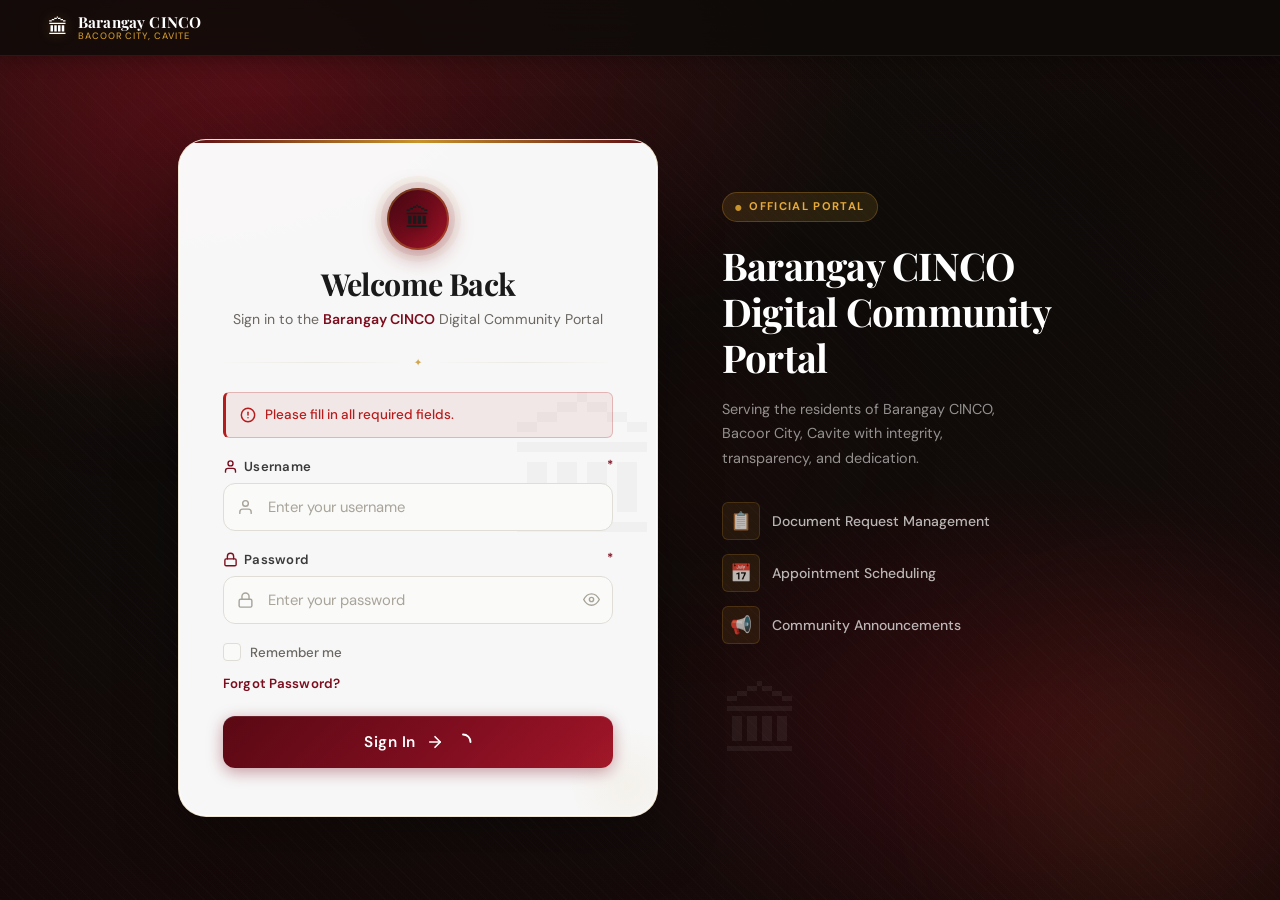
<file: index.html>
<!DOCTYPE html>
<html lang="en">
<head>
    <meta charset="UTF-8">
    <meta name="viewport" content="width=device-width, initial-scale=1.0">
    <title>Login — Barangay CINCO | Digital Community Portal</title>
    <link rel="preconnect" href="https://fonts.googleapis.com">
    <link rel="preconnect" href="https://fonts.gstatic.com" crossorigin>
    <link href="https://fonts.googleapis.com/css2?family=Playfair+Display:ital,wght@0,400;0,700;0,900;1,400&family=DM+Sans:wght@300;400;500;600;700&display=swap" rel="stylesheet">
    <link rel="stylesheet" href="login.css">
</head>
<body>

    <!-- ===== BACKGROUND LAYERS ===== -->
    <div class="login-bg" aria-hidden="true">
        <div class="bg-gradient-overlay"></div>
        <div class="bg-pattern"></div>
        <div class="bg-orb bg-orb--1"></div>
        <div class="bg-orb bg-orb--2"></div>
        <div class="bg-orb bg-orb--3"></div>
    </div>

    <!-- ===== HEADER BAR ===== -->
    <header class="login-header" role="banner">
        <a href="actual-website/home.html" class="login-header-brand" aria-label="Return to Barangay CINCO home">
            <span class="login-header-seal" aria-hidden="true">🏛</span>
            <div class="login-header-text">
                <span class="login-header-title">Barangay CINCO</span>
                <span class="login-header-sub">Bacoor City, Cavite</span>
            </div>
        </a>
    </header>

    <!-- ===== MAIN LOGIN WRAPPER ===== -->
    <main class="login-main" role="main">
        <div class="login-card-wrap">

            <!-- Decorative seal watermark -->
            <div class="card-seal-watermark" aria-hidden="true">🏛</div>

            <!-- Card header -->
            <div class="login-card-header">
                <div class="login-logo-ring" aria-hidden="true">
                    <span class="login-logo-icon">🏛</span>
                </div>
                <h1 class="login-card-title">Welcome Back</h1>
                <p class="login-card-subtitle">Sign in to the <strong>Barangay CINCO</strong> Digital Community Portal</p>
            </div>

            <!-- Divider -->
            <div class="login-divider" aria-hidden="true">
                <span class="login-divider-line"></span>
                <span class="login-divider-ornament">✦</span>
                <span class="login-divider-line"></span>
            </div>

            <!-- Error Banner -->
            <div class="login-error-banner" id="loginErrorBanner" role="alert" aria-live="polite" aria-atomic="true" hidden>
                <svg class="login-error-icon" width="16" height="16" viewBox="0 0 24 24" fill="none" stroke="currentColor" stroke-width="2.2" stroke-linecap="round" stroke-linejoin="round" aria-hidden="true"><circle cx="12" cy="12" r="10"/><line x1="12" y1="8" x2="12" y2="12"/><line x1="12" y1="16" x2="12.01" y2="16"/></svg>
                <span id="loginErrorMsg">Please fill in all required fields.</span>
            </div>

            <!-- Login Form -->
            <form class="login-form" id="loginForm" novalidate autocomplete="on">

                <!-- Username Field -->
                <div class="login-field" id="fieldUsername">
                    <label class="login-label" for="loginUsername">
                        <svg width="15" height="15" viewBox="0 0 24 24" fill="none" stroke="currentColor" stroke-width="2.2" stroke-linecap="round" stroke-linejoin="round" aria-hidden="true"><path d="M20 21v-2a4 4 0 0 0-4-4H8a4 4 0 0 0-4 4v2"/><circle cx="12" cy="7" r="4"/></svg>
                        Username
                        <span class="login-required" aria-hidden="true">*</span>
                    </label>
                    <div class="login-input-wrap">
                        <input
                            type="text"
                            id="loginUsername"
                            name="username"
                            class="login-input"
                            placeholder="Enter your username"
                            autocomplete="username"
                            aria-required="true"
                            aria-describedby="usernameError"
                            spellcheck="false"
                        >
                        <span class="login-input-icon" aria-hidden="true">
                            <svg width="17" height="17" viewBox="0 0 24 24" fill="none" stroke="currentColor" stroke-width="2" stroke-linecap="round" stroke-linejoin="round"><path d="M20 21v-2a4 4 0 0 0-4-4H8a4 4 0 0 0-4 4v2"/><circle cx="12" cy="7" r="4"/></svg>
                        </span>
                    </div>
                    <span class="login-field-error" id="usernameError" role="alert" aria-live="polite"></span>
                </div>

                <!-- Password Field -->
                <div class="login-field" id="fieldPassword">
                    <label class="login-label" for="loginPassword">
                        <svg width="15" height="15" viewBox="0 0 24 24" fill="none" stroke="currentColor" stroke-width="2.2" stroke-linecap="round" stroke-linejoin="round" aria-hidden="true"><rect x="3" y="11" width="18" height="11" rx="2" ry="2"/><path d="M7 11V7a5 5 0 0 1 10 0v4"/></svg>
                        Password
                        <span class="login-required" aria-hidden="true">*</span>
                    </label>
                    <div class="login-input-wrap">
                        <input
                            type="password"
                            id="loginPassword"
                            name="password"
                            class="login-input login-input--password"
                            placeholder="Enter your password"
                            autocomplete="current-password"
                            aria-required="true"
                            aria-describedby="passwordError"
                        >
                        <span class="login-input-icon" aria-hidden="true">
                            <svg width="17" height="17" viewBox="0 0 24 24" fill="none" stroke="currentColor" stroke-width="2" stroke-linecap="round" stroke-linejoin="round"><rect x="3" y="11" width="18" height="11" rx="2" ry="2"/><path d="M7 11V7a5 5 0 0 1 10 0v4"/></svg>
                        </span>
                        <button
                            type="button"
                            class="login-toggle-pw"
                            id="togglePassword"
                            aria-label="Show password"
                            aria-pressed="false"
                            tabindex="0"
                        >
                            <!-- Eye icon (show) -->
                            <svg class="pw-icon-show" width="17" height="17" viewBox="0 0 24 24" fill="none" stroke="currentColor" stroke-width="2" stroke-linecap="round" stroke-linejoin="round" aria-hidden="true"><path d="M1 12s4-8 11-8 11 8 11 8-4 8-11 8-11-8-11-8z"/><circle cx="12" cy="12" r="3"/></svg>
                            <!-- Eye-off icon (hide) -->
                            <svg class="pw-icon-hide" width="17" height="17" viewBox="0 0 24 24" fill="none" stroke="currentColor" stroke-width="2" stroke-linecap="round" stroke-linejoin="round" aria-hidden="true" style="display:none;"><path d="M17.94 17.94A10.07 10.07 0 0 1 12 20c-7 0-11-8-11-8a18.45 18.45 0 0 1 5.06-5.94M9.9 4.24A9.12 9.12 0 0 1 12 4c7 0 11 8 11 8a18.5 18.5 0 0 1-2.16 3.19m-6.72-1.07a3 3 0 1 1-4.24-4.24"/><line x1="1" y1="1" x2="23" y2="23"/></svg>
                        </button>
                    </div>
                    <span class="login-field-error" id="passwordError" role="alert" aria-live="polite"></span>
                </div>

                <!-- Remember Me + Forgot Password row -->
                <div class="login-options-row">
                    <label class="login-remember" for="rememberMe">
                        <input type="checkbox" id="rememberMe" name="remember" class="login-checkbox">
                        <span class="login-checkbox-custom" aria-hidden="true">
                            <svg class="check-icon" width="11" height="11" viewBox="0 0 12 12" fill="none" stroke="currentColor" stroke-width="2.5" stroke-linecap="round" stroke-linejoin="round" aria-hidden="true"><polyline points="2 6 5 9 10 3"/></svg>
                        </span>
                        Remember me
                    </label>
                    <button type="button" class="login-forgot-btn" id="forgotPasswordBtn" aria-haspopup="dialog">
                        Forgot Password?
                    </button>
                </div>

                <!-- Login Button -->
                <button type="submit" class="login-submit-btn" id="loginSubmitBtn" aria-label="Sign in to your account">
                    <span class="login-btn-text">Sign In</span>
                    <span class="login-btn-icon" aria-hidden="true">
                        <svg width="18" height="18" viewBox="0 0 24 24" fill="none" stroke="currentColor" stroke-width="2.2" stroke-linecap="round" stroke-linejoin="round"><line x1="5" y1="12" x2="19" y2="12"/><polyline points="12 5 19 12 12 19"/></svg>
                    </span>
                    <!-- Loading spinner (hidden by default) -->
                    <span class="login-spinner" id="loginSpinner" aria-hidden="true" hidden>
                        <svg width="18" height="18" viewBox="0 0 24 24" fill="none" stroke="currentColor" stroke-width="2.5" stroke-linecap="round"><path d="M12 2a10 10 0 0 1 10 10"/></svg>
                    </span>
                </button>
            </form>
        </div>

        <!-- Side panel (desktop only) -->
        <div class="login-side-panel" aria-hidden="true">
            <div class="side-panel-content">
                <div class="side-panel-badge">Official Portal</div>
                <h2 class="side-panel-title">Barangay CINCO<br>Digital Community Portal</h2>
                <p class="side-panel-desc">Serving the residents of Barangay CINCO, Bacoor City, Cavite with integrity, transparency, and dedication.</p>
                <ul class="side-panel-features" aria-hidden="true">
                    <li>
                        <span class="feature-icon">📋</span>
                        <span>Document Request Management</span>
                    </li>
                    <li>
                        <span class="feature-icon">📅</span>
                        <span>Appointment Scheduling</span>
                    </li>
                    <li>
                        <span class="feature-icon">📢</span>
                        <span>Community Announcements</span>
                    </li>
                </ul>
                <div class="side-panel-seal">🏛</div>
            </div>
        </div>

    </main>

    <!-- ===== FORGOT PASSWORD MODAL ===== -->
    <div class="forgot-modal-overlay" id="forgotModalOverlay" role="dialog" aria-modal="true" aria-labelledby="forgotModalTitle" aria-hidden="true" hidden>
        <div class="forgot-modal-box" role="document">
            <button class="forgot-modal-close" id="forgotModalClose" aria-label="Close dialog">
                <svg width="16" height="16" viewBox="0 0 24 24" fill="none" stroke="currentColor" stroke-width="2.5" stroke-linecap="round" aria-hidden="true"><line x1="18" y1="6" x2="6" y2="18"/><line x1="6" y1="6" x2="18" y2="18"/></svg>
            </button>
            <div class="forgot-modal-icon" aria-hidden="true">
                <svg width="32" height="32" viewBox="0 0 24 24" fill="none" stroke="currentColor" stroke-width="1.8" stroke-linecap="round" stroke-linejoin="round"><rect x="3" y="11" width="18" height="11" rx="2" ry="2"/><path d="M7 11V7a5 5 0 0 1 10 0v4"/></svg>
            </div>
            <h2 id="forgotModalTitle" class="forgot-modal-title">Forgot Password?</h2>
            <p class="forgot-modal-desc">Enter your registered username or email address. Your barangay administrator will reset your password and contact you directly.</p>
            <div class="forgot-modal-field">
                <label class="forgot-modal-label" for="forgotInput">Username or Email</label>
                <input type="text" id="forgotInput" class="forgot-modal-input" placeholder="e.g. jdelacruz or juan@brgycinco.gov.ph" autocomplete="email">
                <span class="forgot-modal-field-error" id="forgotInputError" role="alert" aria-live="polite"></span>
            </div>
            <button type="button" class="forgot-modal-submit" id="forgotModalSubmit">
                <span>Send Reset Request</span>
            </button>
            <div class="forgot-modal-success" id="forgotModalSuccess" hidden aria-live="polite">
                <svg width="22" height="22" viewBox="0 0 24 24" fill="none" stroke="currentColor" stroke-width="2.2" stroke-linecap="round" stroke-linejoin="round" aria-hidden="true"><path d="M22 11.08V12a10 10 0 1 1-5.93-9.14"/><polyline points="22 4 12 14.01 9 11.01"/></svg>
                <span>Request submitted! Your administrator will contact you shortly.</span>
            </div>
        </div>
    </div>

    <!-- ===== LOGIN SUCCESS TOAST ===== -->
    <div class="login-toast" id="loginToast" role="status" aria-live="polite" aria-atomic="true" hidden>
        <svg width="18" height="18" viewBox="0 0 24 24" fill="none" stroke="currentColor" stroke-width="2.2" stroke-linecap="round" stroke-linejoin="round" aria-hidden="true"><path d="M22 11.08V12a10 10 0 1 1-5.93-9.14"/><polyline points="22 4 12 14.01 9 11.01"/></svg>
        <span>Login successful! Redirecting…</span>
    </div>

    <script src="login-script.js" defer></script>
</body>
</html>
</file>
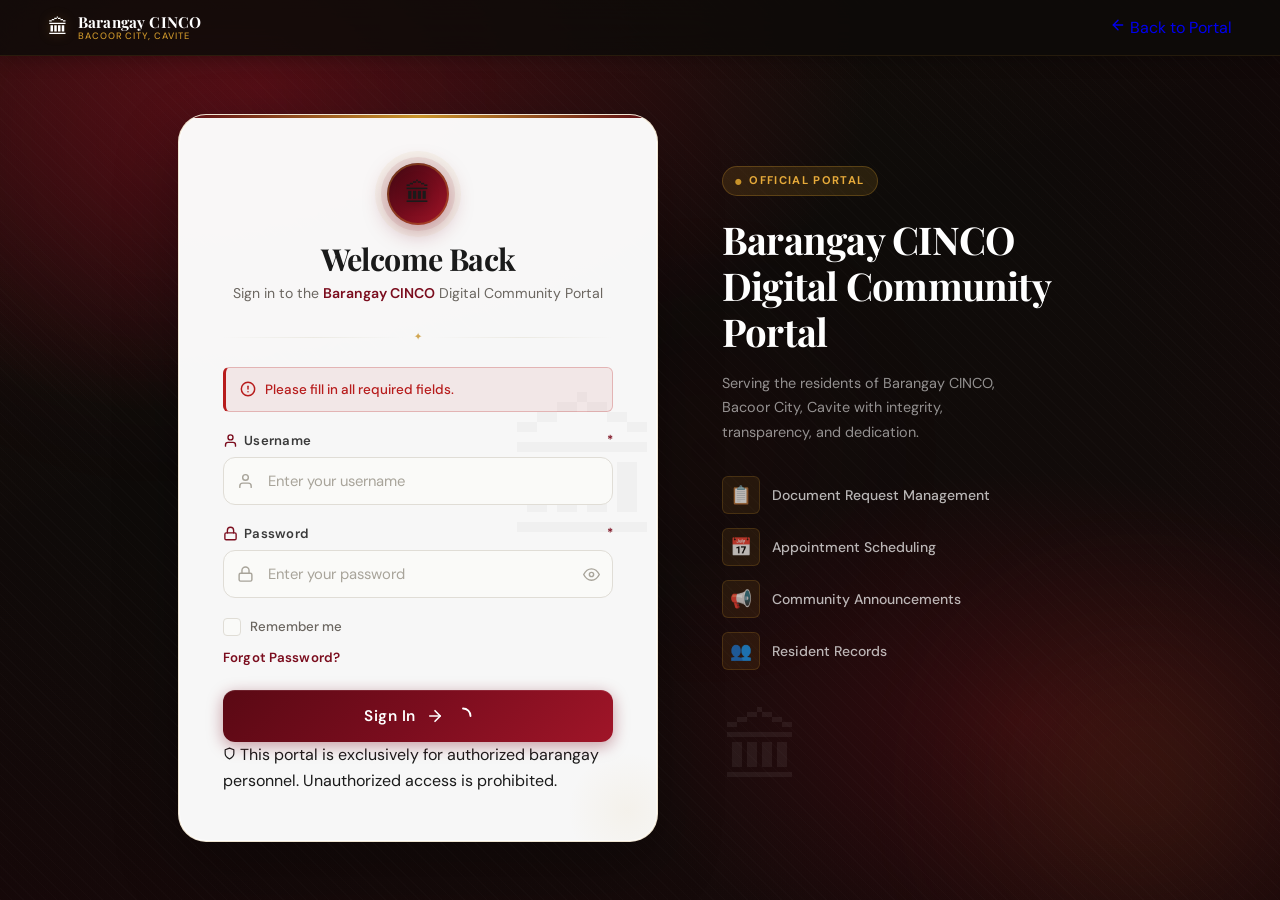
<file: login.html>
<!DOCTYPE html>
<html lang="en">
<head>
    <meta charset="UTF-8">
    <meta name="viewport" content="width=device-width, initial-scale=1.0">
    <title>Login — Barangay CINCO | Digital Community Portal</title>
    <link rel="preconnect" href="https://fonts.googleapis.com">
    <link rel="preconnect" href="https://fonts.gstatic.com" crossorigin>
    <link href="https://fonts.googleapis.com/css2?family=Playfair+Display:ital,wght@0,400;0,700;0,900;1,400&family=DM+Sans:wght@300;400;500;600;700&display=swap" rel="stylesheet">
    <link rel="stylesheet" href="login.css">
</head>
<body>

    <!-- ===== BACKGROUND LAYERS ===== -->
    <div class="login-bg" aria-hidden="true">
        <div class="bg-gradient-overlay"></div>
        <div class="bg-pattern"></div>
        <div class="bg-orb bg-orb--1"></div>
        <div class="bg-orb bg-orb--2"></div>
        <div class="bg-orb bg-orb--3"></div>
    </div>

    <!-- ===== HEADER BAR ===== -->
    <header class="login-header" role="banner">
        <a href="actual-website/index.html" class="login-header-brand" aria-label="Return to Barangay CINCO home">
            <span class="login-header-seal" aria-hidden="true">🏛</span>
            <div class="login-header-text">
                <span class="login-header-title">Barangay CINCO</span>
                <span class="login-header-sub">Bacoor City, Cavite</span>
            </div>
        </a>
        <a href="actual-website/index.html" class="login-back-link" aria-label="Go back to main portal">
            <svg width="16" height="16" viewBox="0 0 24 24" fill="none" stroke="currentColor" stroke-width="2.2" stroke-linecap="round" stroke-linejoin="round" aria-hidden="true"><line x1="19" y1="12" x2="5" y2="12"/><polyline points="12 19 5 12 12 5"/></svg>
            Back to Portal
        </a>
    </header>

    <!-- ===== MAIN LOGIN WRAPPER ===== -->
    <main class="login-main" role="main">
        <div class="login-card-wrap">

            <!-- Decorative seal watermark -->
            <div class="card-seal-watermark" aria-hidden="true">🏛</div>

            <!-- Card header -->
            <div class="login-card-header">
                <div class="login-logo-ring" aria-hidden="true">
                    <span class="login-logo-icon">🏛</span>
                </div>
                <h1 class="login-card-title">Welcome Back</h1>
                <p class="login-card-subtitle">Sign in to the <strong>Barangay CINCO</strong> Digital Community Portal</p>
            </div>

            <!-- Divider -->
            <div class="login-divider" aria-hidden="true">
                <span class="login-divider-line"></span>
                <span class="login-divider-ornament">✦</span>
                <span class="login-divider-line"></span>
            </div>

            <!-- Error Banner -->
            <div class="login-error-banner" id="loginErrorBanner" role="alert" aria-live="polite" aria-atomic="true" hidden>
                <svg class="login-error-icon" width="16" height="16" viewBox="0 0 24 24" fill="none" stroke="currentColor" stroke-width="2.2" stroke-linecap="round" stroke-linejoin="round" aria-hidden="true"><circle cx="12" cy="12" r="10"/><line x1="12" y1="8" x2="12" y2="12"/><line x1="12" y1="16" x2="12.01" y2="16"/></svg>
                <span id="loginErrorMsg">Please fill in all required fields.</span>
            </div>

            <!-- Login Form -->
            <form class="login-form" id="loginForm" novalidate autocomplete="on">

                <!-- Username Field -->
                <div class="login-field" id="fieldUsername">
                    <label class="login-label" for="loginUsername">
                        <svg width="15" height="15" viewBox="0 0 24 24" fill="none" stroke="currentColor" stroke-width="2.2" stroke-linecap="round" stroke-linejoin="round" aria-hidden="true"><path d="M20 21v-2a4 4 0 0 0-4-4H8a4 4 0 0 0-4 4v2"/><circle cx="12" cy="7" r="4"/></svg>
                        Username
                        <span class="login-required" aria-hidden="true">*</span>
                    </label>
                    <div class="login-input-wrap">
                        <input
                            type="text"
                            id="loginUsername"
                            name="username"
                            class="login-input"
                            placeholder="Enter your username"
                            autocomplete="username"
                            aria-required="true"
                            aria-describedby="usernameError"
                            spellcheck="false"
                        >
                        <span class="login-input-icon" aria-hidden="true">
                            <svg width="17" height="17" viewBox="0 0 24 24" fill="none" stroke="currentColor" stroke-width="2" stroke-linecap="round" stroke-linejoin="round"><path d="M20 21v-2a4 4 0 0 0-4-4H8a4 4 0 0 0-4 4v2"/><circle cx="12" cy="7" r="4"/></svg>
                        </span>
                    </div>
                    <span class="login-field-error" id="usernameError" role="alert" aria-live="polite"></span>
                </div>

                <!-- Password Field -->
                <div class="login-field" id="fieldPassword">
                    <label class="login-label" for="loginPassword">
                        <svg width="15" height="15" viewBox="0 0 24 24" fill="none" stroke="currentColor" stroke-width="2.2" stroke-linecap="round" stroke-linejoin="round" aria-hidden="true"><rect x="3" y="11" width="18" height="11" rx="2" ry="2"/><path d="M7 11V7a5 5 0 0 1 10 0v4"/></svg>
                        Password
                        <span class="login-required" aria-hidden="true">*</span>
                    </label>
                    <div class="login-input-wrap">
                        <input
                            type="password"
                            id="loginPassword"
                            name="password"
                            class="login-input login-input--password"
                            placeholder="Enter your password"
                            autocomplete="current-password"
                            aria-required="true"
                            aria-describedby="passwordError"
                        >
                        <span class="login-input-icon" aria-hidden="true">
                            <svg width="17" height="17" viewBox="0 0 24 24" fill="none" stroke="currentColor" stroke-width="2" stroke-linecap="round" stroke-linejoin="round"><rect x="3" y="11" width="18" height="11" rx="2" ry="2"/><path d="M7 11V7a5 5 0 0 1 10 0v4"/></svg>
                        </span>
                        <button
                            type="button"
                            class="login-toggle-pw"
                            id="togglePassword"
                            aria-label="Show password"
                            aria-pressed="false"
                            tabindex="0"
                        >
                            <!-- Eye icon (show) -->
                            <svg class="pw-icon-show" width="17" height="17" viewBox="0 0 24 24" fill="none" stroke="currentColor" stroke-width="2" stroke-linecap="round" stroke-linejoin="round" aria-hidden="true"><path d="M1 12s4-8 11-8 11 8 11 8-4 8-11 8-11-8-11-8z"/><circle cx="12" cy="12" r="3"/></svg>
                            <!-- Eye-off icon (hide) -->
                            <svg class="pw-icon-hide" width="17" height="17" viewBox="0 0 24 24" fill="none" stroke="currentColor" stroke-width="2" stroke-linecap="round" stroke-linejoin="round" aria-hidden="true" style="display:none;"><path d="M17.94 17.94A10.07 10.07 0 0 1 12 20c-7 0-11-8-11-8a18.45 18.45 0 0 1 5.06-5.94M9.9 4.24A9.12 9.12 0 0 1 12 4c7 0 11 8 11 8a18.5 18.5 0 0 1-2.16 3.19m-6.72-1.07a3 3 0 1 1-4.24-4.24"/><line x1="1" y1="1" x2="23" y2="23"/></svg>
                        </button>
                    </div>
                    <span class="login-field-error" id="passwordError" role="alert" aria-live="polite"></span>
                </div>

                <!-- Remember Me + Forgot Password row -->
                <div class="login-options-row">
                    <label class="login-remember" for="rememberMe">
                        <input type="checkbox" id="rememberMe" name="remember" class="login-checkbox">
                        <span class="login-checkbox-custom" aria-hidden="true">
                            <svg class="check-icon" width="11" height="11" viewBox="0 0 12 12" fill="none" stroke="currentColor" stroke-width="2.5" stroke-linecap="round" stroke-linejoin="round" aria-hidden="true"><polyline points="2 6 5 9 10 3"/></svg>
                        </span>
                        Remember me
                    </label>
                    <button type="button" class="login-forgot-btn" id="forgotPasswordBtn" aria-haspopup="dialog">
                        Forgot Password?
                    </button>
                </div>

                <!-- Login Button -->
                <button type="submit" class="login-submit-btn" id="loginSubmitBtn" aria-label="Sign in to your account">
                    <span class="login-btn-text">Sign In</span>
                    <span class="login-btn-icon" aria-hidden="true">
                        <svg width="18" height="18" viewBox="0 0 24 24" fill="none" stroke="currentColor" stroke-width="2.2" stroke-linecap="round" stroke-linejoin="round"><line x1="5" y1="12" x2="19" y2="12"/><polyline points="12 5 19 12 12 19"/></svg>
                    </span>
                    <!-- Loading spinner (hidden by default) -->
                    <span class="login-spinner" id="loginSpinner" aria-hidden="true" hidden>
                        <svg width="18" height="18" viewBox="0 0 24 24" fill="none" stroke="currentColor" stroke-width="2.5" stroke-linecap="round"><path d="M12 2a10 10 0 0 1 10 10"/></svg>
                    </span>
                </button>

            </form>

            <!-- Footer note -->
            <p class="login-footer-note">
                <svg width="13" height="13" viewBox="0 0 24 24" fill="none" stroke="currentColor" stroke-width="2.2" stroke-linecap="round" stroke-linejoin="round" aria-hidden="true"><path d="M12 22s8-4 8-10V5l-8-3-8 3v7c0 6 8 10 8 10z"/></svg>
                This portal is exclusively for authorized barangay personnel. Unauthorized access is prohibited.
            </p>

        </div>

        <!-- Side panel (desktop only) -->
        <div class="login-side-panel" aria-hidden="true">
            <div class="side-panel-content">
                <div class="side-panel-badge">Official Portal</div>
                <h2 class="side-panel-title">Barangay CINCO<br>Digital Community Portal</h2>
                <p class="side-panel-desc">Serving the residents of Barangay CINCO, Bacoor City, Cavite with integrity, transparency, and dedication.</p>
                <ul class="side-panel-features" aria-hidden="true">
                    <li>
                        <span class="feature-icon">📋</span>
                        <span>Document Request Management</span>
                    </li>
                    <li>
                        <span class="feature-icon">📅</span>
                        <span>Appointment Scheduling</span>
                    </li>
                    <li>
                        <span class="feature-icon">📢</span>
                        <span>Community Announcements</span>
                    </li>
                    <li>
                        <span class="feature-icon">👥</span>
                        <span>Resident Records</span>
                    </li>
                </ul>
                <div class="side-panel-seal">🏛</div>
            </div>
        </div>

    </main>

    <!-- ===== FORGOT PASSWORD MODAL ===== -->
    <div class="forgot-modal-overlay" id="forgotModalOverlay" role="dialog" aria-modal="true" aria-labelledby="forgotModalTitle" aria-hidden="true" hidden>
        <div class="forgot-modal-box" role="document">
            <button class="forgot-modal-close" id="forgotModalClose" aria-label="Close dialog">
                <svg width="16" height="16" viewBox="0 0 24 24" fill="none" stroke="currentColor" stroke-width="2.5" stroke-linecap="round" aria-hidden="true"><line x1="18" y1="6" x2="6" y2="18"/><line x1="6" y1="6" x2="18" y2="18"/></svg>
            </button>
            <div class="forgot-modal-icon" aria-hidden="true">
                <svg width="32" height="32" viewBox="0 0 24 24" fill="none" stroke="currentColor" stroke-width="1.8" stroke-linecap="round" stroke-linejoin="round"><rect x="3" y="11" width="18" height="11" rx="2" ry="2"/><path d="M7 11V7a5 5 0 0 1 10 0v4"/></svg>
            </div>
            <h2 id="forgotModalTitle" class="forgot-modal-title">Forgot Password?</h2>
            <p class="forgot-modal-desc">Enter your registered username or email address. Your barangay administrator will reset your password and contact you directly.</p>
            <div class="forgot-modal-field">
                <label class="forgot-modal-label" for="forgotInput">Username or Email</label>
                <input type="text" id="forgotInput" class="forgot-modal-input" placeholder="e.g. jdelacruz or juan@brgycinco.gov.ph" autocomplete="email">
                <span class="forgot-modal-field-error" id="forgotInputError" role="alert" aria-live="polite"></span>
            </div>
            <button type="button" class="forgot-modal-submit" id="forgotModalSubmit">
                <span>Send Reset Request</span>
            </button>
            <div class="forgot-modal-success" id="forgotModalSuccess" hidden aria-live="polite">
                <svg width="22" height="22" viewBox="0 0 24 24" fill="none" stroke="currentColor" stroke-width="2.2" stroke-linecap="round" stroke-linejoin="round" aria-hidden="true"><path d="M22 11.08V12a10 10 0 1 1-5.93-9.14"/><polyline points="22 4 12 14.01 9 11.01"/></svg>
                <span>Request submitted! Your administrator will contact you shortly.</span>
            </div>
        </div>
    </div>

    <!-- ===== LOGIN SUCCESS TOAST ===== -->
    <div class="login-toast" id="loginToast" role="status" aria-live="polite" aria-atomic="true" hidden>
        <svg width="18" height="18" viewBox="0 0 24 24" fill="none" stroke="currentColor" stroke-width="2.2" stroke-linecap="round" stroke-linejoin="round" aria-hidden="true"><path d="M22 11.08V12a10 10 0 1 1-5.93-9.14"/><polyline points="22 4 12 14.01 9 11.01"/></svg>
        <span>Login successful! Redirecting…</span>
    </div>

    <script src="login-script.js" defer></script>
</body>
</html>
</file>
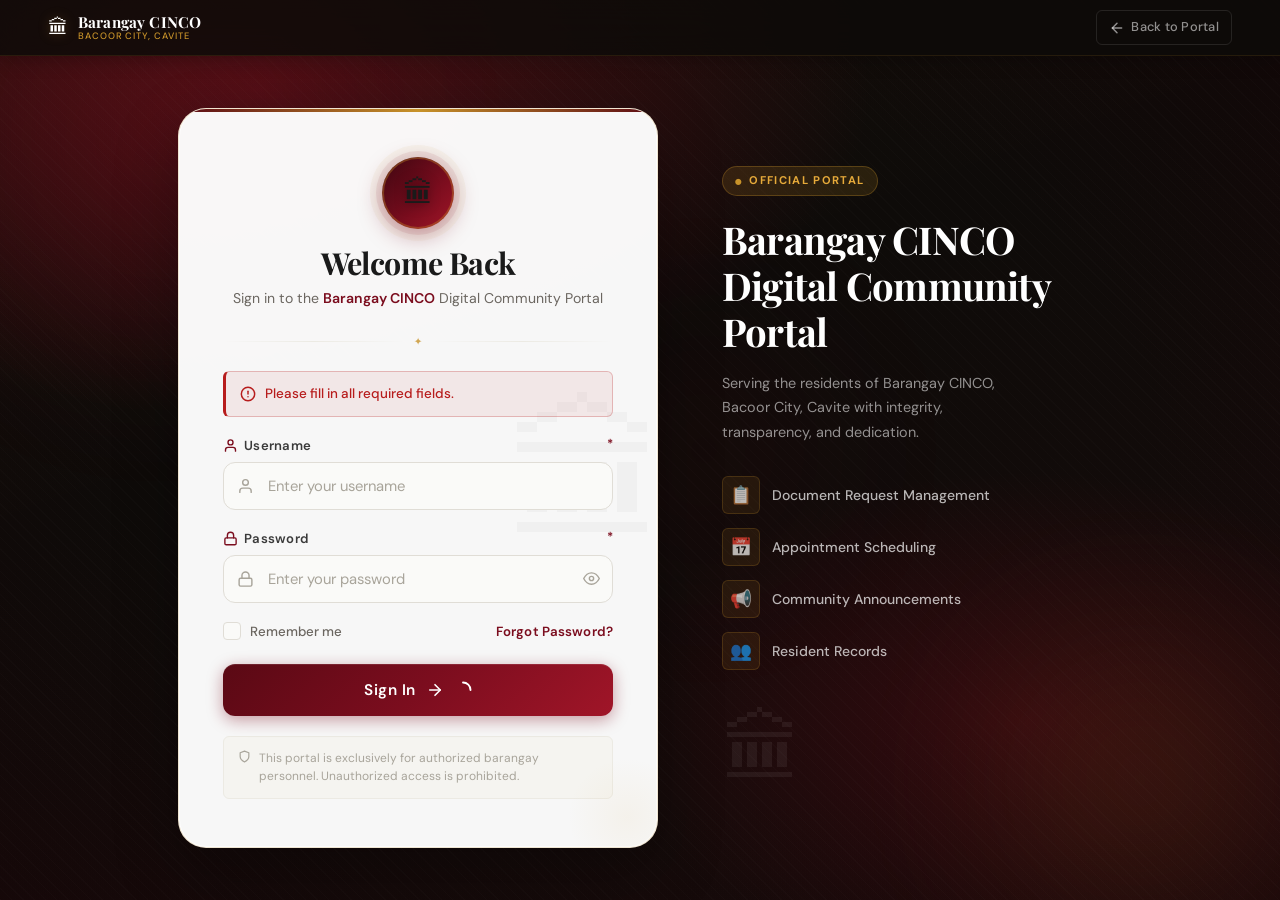
<file: LogIn/login.html>
<!DOCTYPE html>
<html lang="en">
<head>
    <meta charset="UTF-8">
    <meta name="viewport" content="width=device-width, initial-scale=1.0">
    <title>Login — Barangay CINCO | Digital Community Portal</title>
    <link rel="preconnect" href="https://fonts.googleapis.com">
    <link rel="preconnect" href="https://fonts.gstatic.com" crossorigin>
    <link href="https://fonts.googleapis.com/css2?family=Playfair+Display:ital,wght@0,400;0,700;0,900;1,400&family=DM+Sans:wght@300;400;500;600;700&display=swap" rel="stylesheet">
    <link rel="stylesheet" href="login.css">
</head>
<body>

    <!-- ===== BACKGROUND LAYERS ===== -->
    <div class="login-bg" aria-hidden="true">
        <div class="bg-gradient-overlay"></div>
        <div class="bg-pattern"></div>
        <div class="bg-orb bg-orb--1"></div>
        <div class="bg-orb bg-orb--2"></div>
        <div class="bg-orb bg-orb--3"></div>
    </div>

    <!-- ===== HEADER BAR ===== -->
    <header class="login-header" role="banner">
        <a href="index.html" class="login-header-brand" aria-label="Return to Barangay CINCO home">
            <span class="login-header-seal" aria-hidden="true">🏛</span>
            <div class="login-header-text">
                <span class="login-header-title">Barangay CINCO</span>
                <span class="login-header-sub">Bacoor City, Cavite</span>
            </div>
        </a>
        <a href="index.html" class="login-back-link" aria-label="Go back to main portal">
            <svg width="16" height="16" viewBox="0 0 24 24" fill="none" stroke="currentColor" stroke-width="2.2" stroke-linecap="round" stroke-linejoin="round" aria-hidden="true"><line x1="19" y1="12" x2="5" y2="12"/><polyline points="12 19 5 12 12 5"/></svg>
            Back to Portal
        </a>
    </header>

    <!-- ===== MAIN LOGIN WRAPPER ===== -->
    <main class="login-main" role="main">
        <div class="login-card-wrap">

            <!-- Decorative seal watermark -->
            <div class="card-seal-watermark" aria-hidden="true">🏛</div>

            <!-- Card header -->
            <div class="login-card-header">
                <div class="login-logo-ring" aria-hidden="true">
                    <span class="login-logo-icon">🏛</span>
                </div>
                <h1 class="login-card-title">Welcome Back</h1>
                <p class="login-card-subtitle">Sign in to the <strong>Barangay CINCO</strong> Digital Community Portal</p>
            </div>

            <!-- Divider -->
            <div class="login-divider" aria-hidden="true">
                <span class="login-divider-line"></span>
                <span class="login-divider-ornament">✦</span>
                <span class="login-divider-line"></span>
            </div>

            <!-- Error Banner -->
            <div class="login-error-banner" id="loginErrorBanner" role="alert" aria-live="polite" aria-atomic="true" hidden>
                <svg class="login-error-icon" width="16" height="16" viewBox="0 0 24 24" fill="none" stroke="currentColor" stroke-width="2.2" stroke-linecap="round" stroke-linejoin="round" aria-hidden="true"><circle cx="12" cy="12" r="10"/><line x1="12" y1="8" x2="12" y2="12"/><line x1="12" y1="16" x2="12.01" y2="16"/></svg>
                <span id="loginErrorMsg">Please fill in all required fields.</span>
            </div>

            <!-- Login Form -->
            <form class="login-form" id="loginForm" novalidate autocomplete="on">

                <!-- Username Field -->
                <div class="login-field" id="fieldUsername">
                    <label class="login-label" for="loginUsername">
                        <svg width="15" height="15" viewBox="0 0 24 24" fill="none" stroke="currentColor" stroke-width="2.2" stroke-linecap="round" stroke-linejoin="round" aria-hidden="true"><path d="M20 21v-2a4 4 0 0 0-4-4H8a4 4 0 0 0-4 4v2"/><circle cx="12" cy="7" r="4"/></svg>
                        Username
                        <span class="login-required" aria-hidden="true">*</span>
                    </label>
                    <div class="login-input-wrap">
                        <input
                            type="text"
                            id="loginUsername"
                            name="username"
                            class="login-input"
                            placeholder="Enter your username"
                            autocomplete="username"
                            aria-required="true"
                            aria-describedby="usernameError"
                            spellcheck="false"
                        >
                        <span class="login-input-icon" aria-hidden="true">
                            <svg width="17" height="17" viewBox="0 0 24 24" fill="none" stroke="currentColor" stroke-width="2" stroke-linecap="round" stroke-linejoin="round"><path d="M20 21v-2a4 4 0 0 0-4-4H8a4 4 0 0 0-4 4v2"/><circle cx="12" cy="7" r="4"/></svg>
                        </span>
                    </div>
                    <span class="login-field-error" id="usernameError" role="alert" aria-live="polite"></span>
                </div>

                <!-- Password Field -->
                <div class="login-field" id="fieldPassword">
                    <label class="login-label" for="loginPassword">
                        <svg width="15" height="15" viewBox="0 0 24 24" fill="none" stroke="currentColor" stroke-width="2.2" stroke-linecap="round" stroke-linejoin="round" aria-hidden="true"><rect x="3" y="11" width="18" height="11" rx="2" ry="2"/><path d="M7 11V7a5 5 0 0 1 10 0v4"/></svg>
                        Password
                        <span class="login-required" aria-hidden="true">*</span>
                    </label>
                    <div class="login-input-wrap">
                        <input
                            type="password"
                            id="loginPassword"
                            name="password"
                            class="login-input login-input--password"
                            placeholder="Enter your password"
                            autocomplete="current-password"
                            aria-required="true"
                            aria-describedby="passwordError"
                        >
                        <span class="login-input-icon" aria-hidden="true">
                            <svg width="17" height="17" viewBox="0 0 24 24" fill="none" stroke="currentColor" stroke-width="2" stroke-linecap="round" stroke-linejoin="round"><rect x="3" y="11" width="18" height="11" rx="2" ry="2"/><path d="M7 11V7a5 5 0 0 1 10 0v4"/></svg>
                        </span>
                        <button
                            type="button"
                            class="login-toggle-pw"
                            id="togglePassword"
                            aria-label="Show password"
                            aria-pressed="false"
                            tabindex="0"
                        >
                            <!-- Eye icon (show) -->
                            <svg class="pw-icon-show" width="17" height="17" viewBox="0 0 24 24" fill="none" stroke="currentColor" stroke-width="2" stroke-linecap="round" stroke-linejoin="round" aria-hidden="true"><path d="M1 12s4-8 11-8 11 8 11 8-4 8-11 8-11-8-11-8z"/><circle cx="12" cy="12" r="3"/></svg>
                            <!-- Eye-off icon (hide) -->
                            <svg class="pw-icon-hide" width="17" height="17" viewBox="0 0 24 24" fill="none" stroke="currentColor" stroke-width="2" stroke-linecap="round" stroke-linejoin="round" aria-hidden="true" style="display:none;"><path d="M17.94 17.94A10.07 10.07 0 0 1 12 20c-7 0-11-8-11-8a18.45 18.45 0 0 1 5.06-5.94M9.9 4.24A9.12 9.12 0 0 1 12 4c7 0 11 8 11 8a18.5 18.5 0 0 1-2.16 3.19m-6.72-1.07a3 3 0 1 1-4.24-4.24"/><line x1="1" y1="1" x2="23" y2="23"/></svg>
                        </button>
                    </div>
                    <span class="login-field-error" id="passwordError" role="alert" aria-live="polite"></span>
                </div>

                <!-- Remember Me + Forgot Password row -->
                <div class="login-options-row">
                    <label class="login-remember" for="rememberMe">
                        <input type="checkbox" id="rememberMe" name="remember" class="login-checkbox">
                        <span class="login-checkbox-custom" aria-hidden="true">
                            <svg class="check-icon" width="11" height="11" viewBox="0 0 12 12" fill="none" stroke="currentColor" stroke-width="2.5" stroke-linecap="round" stroke-linejoin="round" aria-hidden="true"><polyline points="2 6 5 9 10 3"/></svg>
                        </span>
                        Remember me
                    </label>
                    <button type="button" class="login-forgot-btn" id="forgotPasswordBtn" aria-haspopup="dialog">
                        Forgot Password?
                    </button>
                </div>

                <!-- Login Button -->
                <button type="submit" class="login-submit-btn" id="loginSubmitBtn" aria-label="Sign in to your account">
                    <span class="login-btn-text">Sign In</span>
                    <span class="login-btn-icon" aria-hidden="true">
                        <svg width="18" height="18" viewBox="0 0 24 24" fill="none" stroke="currentColor" stroke-width="2.2" stroke-linecap="round" stroke-linejoin="round"><line x1="5" y1="12" x2="19" y2="12"/><polyline points="12 5 19 12 12 19"/></svg>
                    </span>
                    <!-- Loading spinner (hidden by default) -->
                    <span class="login-spinner" id="loginSpinner" aria-hidden="true" hidden>
                        <svg width="18" height="18" viewBox="0 0 24 24" fill="none" stroke="currentColor" stroke-width="2.5" stroke-linecap="round"><path d="M12 2a10 10 0 0 1 10 10"/></svg>
                    </span>
                </button>

            </form>

            <!-- Footer note -->
            <p class="login-footer-note">
                <svg width="13" height="13" viewBox="0 0 24 24" fill="none" stroke="currentColor" stroke-width="2.2" stroke-linecap="round" stroke-linejoin="round" aria-hidden="true"><path d="M12 22s8-4 8-10V5l-8-3-8 3v7c0 6 8 10 8 10z"/></svg>
                This portal is exclusively for authorized barangay personnel. Unauthorized access is prohibited.
            </p>

        </div>

        <!-- Side panel (desktop only) -->
        <div class="login-side-panel" aria-hidden="true">
            <div class="side-panel-content">
                <div class="side-panel-badge">Official Portal</div>
                <h2 class="side-panel-title">Barangay CINCO<br>Digital Community Portal</h2>
                <p class="side-panel-desc">Serving the residents of Barangay CINCO, Bacoor City, Cavite with integrity, transparency, and dedication.</p>
                <ul class="side-panel-features" aria-hidden="true">
                    <li>
                        <span class="feature-icon">📋</span>
                        <span>Document Request Management</span>
                    </li>
                    <li>
                        <span class="feature-icon">📅</span>
                        <span>Appointment Scheduling</span>
                    </li>
                    <li>
                        <span class="feature-icon">📢</span>
                        <span>Community Announcements</span>
                    </li>
                    <li>
                        <span class="feature-icon">👥</span>
                        <span>Resident Records</span>
                    </li>
                </ul>
                <div class="side-panel-seal">🏛</div>
            </div>
        </div>

    </main>

    <!-- ===== FORGOT PASSWORD MODAL ===== -->
    <div class="forgot-modal-overlay" id="forgotModalOverlay" role="dialog" aria-modal="true" aria-labelledby="forgotModalTitle" aria-hidden="true" hidden>
        <div class="forgot-modal-box" role="document">
            <button class="forgot-modal-close" id="forgotModalClose" aria-label="Close dialog">
                <svg width="16" height="16" viewBox="0 0 24 24" fill="none" stroke="currentColor" stroke-width="2.5" stroke-linecap="round" aria-hidden="true"><line x1="18" y1="6" x2="6" y2="18"/><line x1="6" y1="6" x2="18" y2="18"/></svg>
            </button>
            <div class="forgot-modal-icon" aria-hidden="true">
                <svg width="32" height="32" viewBox="0 0 24 24" fill="none" stroke="currentColor" stroke-width="1.8" stroke-linecap="round" stroke-linejoin="round"><rect x="3" y="11" width="18" height="11" rx="2" ry="2"/><path d="M7 11V7a5 5 0 0 1 10 0v4"/></svg>
            </div>
            <h2 id="forgotModalTitle" class="forgot-modal-title">Forgot Password?</h2>
            <p class="forgot-modal-desc">Enter your registered username or email address. Your barangay administrator will reset your password and contact you directly.</p>
            <div class="forgot-modal-field">
                <label class="forgot-modal-label" for="forgotInput">Username or Email</label>
                <input type="text" id="forgotInput" class="forgot-modal-input" placeholder="e.g. jdelacruz or juan@brgycinco.gov.ph" autocomplete="email">
                <span class="forgot-modal-field-error" id="forgotInputError" role="alert" aria-live="polite"></span>
            </div>
            <button type="button" class="forgot-modal-submit" id="forgotModalSubmit">
                <span>Send Reset Request</span>
            </button>
            <div class="forgot-modal-success" id="forgotModalSuccess" hidden aria-live="polite">
                <svg width="22" height="22" viewBox="0 0 24 24" fill="none" stroke="currentColor" stroke-width="2.2" stroke-linecap="round" stroke-linejoin="round" aria-hidden="true"><path d="M22 11.08V12a10 10 0 1 1-5.93-9.14"/><polyline points="22 4 12 14.01 9 11.01"/></svg>
                <span>Request submitted! Your administrator will contact you shortly.</span>
            </div>
        </div>
    </div>

    <!-- ===== LOGIN SUCCESS TOAST ===== -->
    <div class="login-toast" id="loginToast" role="status" aria-live="polite" aria-atomic="true" hidden>
        <svg width="18" height="18" viewBox="0 0 24 24" fill="none" stroke="currentColor" stroke-width="2.2" stroke-linecap="round" stroke-linejoin="round" aria-hidden="true"><path d="M22 11.08V12a10 10 0 1 1-5.93-9.14"/><polyline points="22 4 12 14.01 9 11.01"/></svg>
        <span>Login successful! Redirecting…</span>
    </div>

    <script src="login-script.js" defer></script>
</body>
</html>
</file>
<file: login.css>
:root {
    /* Brand */
    --maroon:         #7b0d1e;
    --maroon-dark:    #5a0914;
    --maroon-deep:    #3d0610;
    --maroon-light:   #a01528;
    --gold:           #c8932a;
    --gold-light:     #e6aa3a;
    --gold-pale:      #fdf3dc;
    --gold-dim:       rgba(200, 147, 42, 0.18);

    /* Neutrals */
    --ink:            #1a1a1a;
    --ink-soft:       #3a3a3a;
    --white:          #ffffff;
    --off-white:      #fafaf8;
    --gray-100:       #f5f4f0;
    --gray-200:       #eceae3;
    --gray-400:       #a8a49a;
    --gray-600:       #6b6660;

    /* Semantic */
    --success:        #1b5e20;
    --success-light:  #e8f5e9;
    --error:          #b71c1c;
    --error-light:    #ffebee;

    /* Typography */
    --font-display:   'Playfair Display', Georgia, serif;
    --font-body:      'DM Sans', system-ui, -apple-system, sans-serif;

    /* Motion */
    --ease-out:       cubic-bezier(0.16, 1, 0.3, 1);
    --ease-in-out:    cubic-bezier(0.4, 0, 0.2, 1);
    --speed-fast:     0.18s;
    --speed-mid:      0.35s;
    --speed-slow:     0.6s;

    /* Spacing / Radii */
    --radius-sm:      6px;
    --radius-md:      12px;
    --radius-lg:      20px;
    --radius-xl:      28px;

    /* Shadows */
    --shadow-sm:      0 1px 4px rgba(0,0,0,0.08);
    --shadow-md:      0 4px 16px rgba(0,0,0,0.10);
    --shadow-lg:      0 12px 40px rgba(0,0,0,0.18);
    --shadow-xl:      0 24px 64px rgba(0,0,0,0.28);

    /* Card glass */
    --card-bg:        rgba(255, 255, 255, 0.97);
    --card-border:    rgba(200, 147, 42, 0.18);
    --input-bg:       #fafaf8;
    --input-border:   #e0ddd6;
    --input-focus:    var(--maroon);
    --input-error:    #b71c1c;
    --input-text:     #1a1a1a;
    --input-ph:       #a8a49a;
}

/* ============================================
   RESET & BASE
============================================ */
*, *::before, *::after {
    margin: 0;
    padding: 0;
    box-sizing: border-box;
}

html {
    scroll-behavior: smooth;
    -webkit-text-size-adjust: 100%;
    height: 100%;
}

body {
    font-family: var(--font-body);
    font-size: 1rem;
    line-height: 1.6;
    min-height: 100vh;
    height: 100%;
    overflow-x: hidden;
    background: #0e0b09;
    color: var(--ink);
    display: flex;
    flex-direction: column;
}

a {
    text-decoration: none;
}

button {
    font-family: var(--font-body);
    cursor: pointer;
    border: none;
    background: none;
}

/* ============================================
   ANIMATED BACKGROUND
============================================ */
.login-bg {
    position: fixed;
    inset: 0;
    z-index: 0;
    overflow: hidden;
    pointer-events: none;
}

/* Deep dark base with maroon undertone */
.login-bg::before {
    content: '';
    position: absolute;
    inset: 0;
    background:
        radial-gradient(ellipse 80% 60% at 20% 10%, rgba(123, 13, 30, 0.55) 0%, transparent 60%),
        radial-gradient(ellipse 60% 50% at 80% 80%, rgba(90, 9, 20, 0.45) 0%, transparent 55%),
        radial-gradient(ellipse 100% 100% at 50% 50%, #0e0b09 40%, #160507 100%);
}

/* Diagonal grain/texture */
.bg-pattern {
    position: absolute;
    inset: 0;
    background-image:
        repeating-linear-gradient(
            45deg,
            rgba(255,255,255,0.012) 0px,
            rgba(255,255,255,0.012) 1px,
            transparent 1px,
            transparent 8px
        );
    opacity: 1;
}

/* Gradient overlay for depth */
.bg-gradient-overlay {
    position: absolute;
    inset: 0;
    background: linear-gradient(
        160deg,
        rgba(200, 147, 42, 0.04) 0%,
        transparent 40%,
        rgba(123, 13, 30, 0.08) 100%
    );
}

/* Glowing orbs */
.bg-orb {
    position: absolute;
    border-radius: 50%;
    filter: blur(80px);
    opacity: 0.35;
    animation: orbDrift 18s ease-in-out infinite alternate;
}

.bg-orb--1 {
    width: 520px;
    height: 520px;
    background: radial-gradient(circle, rgba(123, 13, 30, 0.7) 0%, transparent 70%);
    top: -120px;
    left: -100px;
    animation-delay: 0s;
    animation-duration: 20s;
}

.bg-orb--2 {
    width: 400px;
    height: 400px;
    background: radial-gradient(circle, rgba(200, 147, 42, 0.4) 0%, transparent 70%);
    bottom: -80px;
    right: -60px;
    animation-delay: -7s;
    animation-duration: 16s;
}

.bg-orb--3 {
    width: 300px;
    height: 300px;
    background: radial-gradient(circle, rgba(90, 9, 20, 0.5) 0%, transparent 70%);
    top: 50%;
    left: 55%;
    transform: translate(-50%, -50%);
    animation-delay: -3s;
    animation-duration: 24s;
}

@keyframes orbDrift {
    0%   { transform: translate(0, 0) scale(1); }
    33%  { transform: translate(30px, -20px) scale(1.05); }
    66%  { transform: translate(-20px, 30px) scale(0.95); }
    100% { transform: translate(10px, 10px) scale(1.02); }
}

/* ============================================
   HEADER BAR
============================================ */
.login-header {
    position: relative;
    z-index: 100;
    display: flex;
    align-items: center;
    justify-content: space-between;
    padding: 0 clamp(16px, 4vw, 48px);
    height: 56px;
    background: rgba(14, 11, 9, 0.85);
    backdrop-filter: blur(16px);
    -webkit-backdrop-filter: blur(16px);
    border-bottom: 1px solid rgba(200, 147, 42, 0.12);
    box-shadow: 0 2px 20px rgba(0,0,0,0.3);
    flex-shrink: 0;
}

.login-header-brand {
    display: flex;
    align-items: center;
    gap: 10px;
    color: var(--white);
    text-decoration: none;
    transition: opacity var(--speed-fast) ease;
}

.login-header-brand:hover {
    opacity: 0.85;
}

.login-header-seal {
    font-size: 1.25rem;
    line-height: 1;
    filter: drop-shadow(0 0 6px rgba(200,147,42,0.3));
}

.login-header-text {
    display: flex;
    flex-direction: column;
    line-height: 1.2;
}

.login-header-title {
    font-family: var(--font-display);
    font-size: 0.95rem;
    font-weight: 700;
    color: var(--white);
    letter-spacing: 0.01em;
}

.login-header-sub {
    font-size: 0.58rem;
    color: var(--gold);
    font-weight: 500;
    letter-spacing: 0.1em;
    text-transform: uppercase;
}

/* ============================================
   MAIN LAYOUT
============================================ */
.login-main {
    position: relative;
    z-index: 10;
    flex: 1;
    display: flex;
    align-items: center;
    justify-content: center;
    gap: 0;
    padding: clamp(24px, 5vh, 56px) clamp(16px, 4vw, 48px);
    min-height: calc(100vh - 56px);
}

/* ============================================
   LOGIN CARD
============================================ */
.login-card-wrap {
    position: relative;
    width: 100%;
    max-width: 460px;
    background: var(--card-bg);
    border-radius: var(--radius-xl);
    border: 1px solid var(--card-border);
    box-shadow:
        var(--shadow-xl),
        0 0 0 1px rgba(255,255,255,0.8) inset,
        0 1px 0 rgba(200,147,42,0.12) inset;
    padding: clamp(32px, 5vw, 48px) clamp(28px, 5vw, 44px);
    animation: cardReveal 0.7s var(--ease-out) both;
    overflow: hidden;
    flex-shrink: 0;
}

@keyframes cardReveal {
    from {
        opacity: 0;
        transform: translateY(24px) scale(0.98);
    }
    to {
        opacity: 1;
        transform: none;
    }
}

/* Gold top accent line */
.login-card-wrap::before {
    content: '';
    position: absolute;
    top: 0;
    left: 0;
    right: 0;
    height: 3px;
    background: linear-gradient(90deg, var(--maroon-dark), var(--gold), var(--maroon-dark));
    border-radius: var(--radius-xl) var(--radius-xl) 0 0;
}

/* Subtle bottom corner glow */
.login-card-wrap::after {
    content: '';
    position: absolute;
    bottom: -30px;
    right: -30px;
    width: 120px;
    height: 120px;
    background: radial-gradient(circle, rgba(200,147,42,0.06) 0%, transparent 70%);
    pointer-events: none;
}

/* Watermark seal */
.card-seal-watermark {
    position: absolute;
    top: 50%;
    right: -10px;
    transform: translateY(-50%);
    font-size: 10rem;
    opacity: 0.025;
    pointer-events: none;
    user-select: none;
    line-height: 1;
}

/* ============================================
   CARD HEADER
============================================ */
.login-card-header {
    text-align: center;
    margin-bottom: 28px;
    animation: fadeUp 0.7s var(--ease-out) 0.1s both;
}

@keyframes fadeUp {
    from { opacity: 0; transform: translateY(12px); }
    to   { opacity: 1; transform: none; }
}

.login-logo-ring {
    width: 72px;
    height: 72px;
    border-radius: 50%;
    background: linear-gradient(135deg, var(--maroon-deep) 0%, var(--maroon) 60%, var(--maroon-light) 100%);
    box-shadow:
        0 6px 24px rgba(123, 13, 30, 0.4),
        0 0 0 6px rgba(123,13,30,0.08),
        0 0 0 12px rgba(200,147,42,0.05);
    display: flex;
    align-items: center;
    justify-content: center;
    margin: 0 auto 16px;
    position: relative;
    overflow: hidden;
    transition: transform var(--speed-mid) var(--ease-out),
                box-shadow var(--speed-mid) var(--ease-out);
}

.login-logo-ring:hover {
    transform: scale(1.04);
    box-shadow:
        0 10px 32px rgba(123, 13, 30, 0.5),
        0 0 0 8px rgba(123,13,30,0.07),
        0 0 0 16px rgba(200,147,42,0.04);
}

.login-logo-ring::after {
    content: '';
    position: absolute;
    inset: 0;
    border-radius: 50%;
    border: 2px solid rgba(200,147,42,0.35);
}

.login-logo-icon {
    font-size: 1.9rem;
    line-height: 1;
    filter: drop-shadow(0 2px 6px rgba(0,0,0,0.4));
}

.login-card-title {
    font-family: var(--font-display);
    font-size: clamp(1.5rem, 3vw, 1.9rem);
    font-weight: 700;
    color: var(--ink);
    letter-spacing: -0.02em;
    margin-bottom: 6px;
    line-height: 1.2;
}

.login-card-subtitle {
    font-size: 0.88rem;
    color: var(--gray-600);
    font-weight: 400;
    line-height: 1.5;
}

.login-card-subtitle strong {
    color: var(--maroon);
    font-weight: 600;
}

/* ============================================
   DECORATIVE DIVIDER
============================================ */
.login-divider {
    display: flex;
    align-items: center;
    gap: 10px;
    margin-bottom: 24px;
}

.login-divider-line {
    flex: 1;
    height: 1px;
    background: linear-gradient(90deg, transparent, var(--gray-200), transparent);
}

.login-divider-ornament {
    color: var(--gold);
    font-size: 0.65rem;
    opacity: 0.8;
    line-height: 1;
}

/* ============================================
   ERROR BANNER
============================================ */
.login-error-banner {
    display: flex;
    align-items: center;
    gap: 9px;
    background: rgba(183, 28, 28, 0.07);
    border: 1px solid rgba(183, 28, 28, 0.25);
    border-left: 3px solid #b71c1c;
    border-radius: var(--radius-sm);
    padding: 11px 14px;
    margin-bottom: 18px;
    font-size: 0.84rem;
    color: #b71c1c;
    font-weight: 500;
    animation: shakeIn 0.4s var(--ease-out) both;
}

@keyframes shakeIn {
    0%   { opacity: 0; transform: translateX(-8px); }
    50%  { transform: translateX(4px); }
    75%  { transform: translateX(-2px); }
    100% { opacity: 1; transform: none; }
}

.login-error-icon {
    flex-shrink: 0;
    color: #b71c1c;
}

/* ============================================
   FORM FIELDS
============================================ */
.login-form {
    display: flex;
    flex-direction: column;
    gap: 18px;
    animation: fadeUp 0.7s var(--ease-out) 0.2s both;
}

.login-field {
    display: flex;
    flex-direction: column;
    gap: 6px;
}

.login-label {
    display: flex;
    align-items: center;
    gap: 6px;
    font-size: 0.82rem;
    font-weight: 600;
    color: var(--ink-soft);
    letter-spacing: 0.02em;
    user-select: none;
}

.login-label svg {
    color: var(--maroon);
    flex-shrink: 0;
}

.login-required {
    color: var(--maroon);
    margin-left: auto;
    font-size: 0.78rem;
}

/* Input wrapper */
.login-input-wrap {
    position: relative;
    display: flex;
    align-items: center;
}

.login-input {
    width: 100%;
    height: 48px;
    background: var(--input-bg);
    border: 1.5px solid var(--input-border);
    border-radius: var(--radius-md);
    padding: 0 48px 0 44px;
    font-family: var(--font-body);
    font-size: 0.925rem;
    font-weight: 400;
    color: var(--input-text);
    outline: none;
    transition:
        border-color var(--speed-fast) ease,
        box-shadow var(--speed-fast) ease,
        background var(--speed-fast) ease;
    -webkit-appearance: none;
    appearance: none;
}

.login-input::placeholder {
    color: var(--input-ph);
    font-weight: 400;
}

.login-input:hover:not(:focus) {
    border-color: #c4bfb4;
    background: #f7f6f2;
}

.login-input:focus {
    border-color: var(--maroon);
    background: var(--white);
    box-shadow:
        0 0 0 3px rgba(123, 13, 30, 0.1),
        0 2px 8px rgba(123,13,30,0.06);
}

/* Error state */
.login-field.has-error .login-input {
    border-color: var(--input-error);
    background: rgba(183, 28, 28, 0.03);
    box-shadow: 0 0 0 3px rgba(183, 28, 28, 0.08);
}

/* Icon inside input */
.login-input-icon {
    position: absolute;
    left: 14px;
    top: 50%;
    transform: translateY(-50%);
    color: var(--gray-400);
    pointer-events: none;
    display: flex;
    align-items: center;
    justify-content: center;
    transition: color var(--speed-fast) ease;
}

.login-input:focus ~ .login-input-icon,
.login-input-wrap:focus-within .login-input-icon {
    color: var(--maroon);
}

/* Password field: no right padding on icon side, has toggle */
.login-input--password {
    padding-right: 48px;
}

/* Show/Hide password toggle */
.login-toggle-pw {
    position: absolute;
    right: 0;
    top: 50%;
    transform: translateY(-50%);
    width: 44px;
    height: 44px;
    display: flex;
    align-items: center;
    justify-content: center;
    background: none;
    border: none;
    cursor: pointer;
    color: var(--gray-400);
    border-radius: 0 var(--radius-md) var(--radius-md) 0;
    transition: color var(--speed-fast) ease;
    padding: 0;
}

.login-toggle-pw:hover {
    color: var(--maroon);
}

.login-toggle-pw:focus-visible {
    outline: 2px solid var(--maroon);
    outline-offset: -2px;
    border-radius: var(--radius-sm);
    color: var(--maroon);
}

/* Field-level error text */
.login-field-error {
    font-size: 0.78rem;
    color: #b71c1c;
    font-weight: 500;
    display: flex;
    align-items: center;
    gap: 4px;
    min-height: 18px;
    padding-left: 2px;
}

.login-field-error:empty {
    display: none;
}

/* ============================================
   OPTIONS ROW (Remember Me + Forgot)
============================================ */
.login-options-row {
    display: flex;
    align-items: center;
    justify-content: space-between;
    gap: 12px;
    flex-wrap: wrap;
}

/* Remember Me */
.login-remember {
    display: flex;
    align-items: center;
    gap: 9px;
    cursor: pointer;
    font-size: 0.83rem;
    color: var(--gray-600);
    font-weight: 500;
    user-select: none;
    transition: color var(--speed-fast) ease;
}

.login-remember:hover {
    color: var(--ink);
}

.login-checkbox {
    position: absolute;
    opacity: 0;
    width: 0;
    height: 0;
    pointer-events: none;
}

.login-checkbox-custom {
    width: 18px;
    height: 18px;
    border-radius: 4px;
    border: 1.5px solid var(--input-border);
    background: var(--input-bg);
    display: flex;
    align-items: center;
    justify-content: center;
    flex-shrink: 0;
    transition:
        background var(--speed-fast) ease,
        border-color var(--speed-fast) ease,
        box-shadow var(--speed-fast) ease;
}

.login-checkbox:checked + .login-checkbox-custom {
    background: var(--maroon);
    border-color: var(--maroon);
    box-shadow: 0 2px 8px rgba(123,13,30,0.3);
}

.login-checkbox:focus-visible + .login-checkbox-custom {
    outline: 2px solid var(--maroon);
    outline-offset: 2px;
}

.check-icon {
    display: none;
    color: white;
    stroke-width: 2.5;
}

.login-checkbox:checked + .login-checkbox-custom .check-icon {
    display: block;
}

/* Forgot Password */
.login-forgot-btn {
    background: none;
    border: none;
    font-family: var(--font-body);
    font-size: 0.83rem;
    font-weight: 600;
    color: var(--maroon);
    cursor: pointer;
    padding: 2px 0;
    position: relative;
    letter-spacing: 0.01em;
    transition: color var(--speed-fast) ease;
}

.login-forgot-btn::after {
    content: '';
    position: absolute;
    bottom: -1px;
    left: 0;
    right: 0;
    height: 1px;
    background: var(--gold);
    transform: scaleX(0);
    transform-origin: left;
    transition: transform var(--speed-fast) var(--ease-out);
}

.login-forgot-btn:hover {
    color: var(--maroon-dark);
}

.login-forgot-btn:hover::after {
    transform: scaleX(1);
}

.login-forgot-btn:focus-visible {
    outline: 2px solid var(--maroon);
    outline-offset: 3px;
    border-radius: 2px;
}

/* ============================================
   SUBMIT BUTTON
============================================ */
.login-submit-btn {
    position: relative;
    width: 100%;
    height: 52px;
    background: linear-gradient(135deg, var(--maroon-dark) 0%, var(--maroon) 50%, var(--maroon-light) 100%);
    color: var(--white);
    border: none;
    border-radius: var(--radius-md);
    font-family: var(--font-body);
    font-size: 0.96rem;
    font-weight: 600;
    letter-spacing: 0.03em;
    cursor: pointer;
    display: flex;
    align-items: center;
    justify-content: center;
    gap: 10px;
    margin-top: 4px;
    overflow: hidden;
    box-shadow:
        0 4px 16px rgba(123, 13, 30, 0.4),
        0 1px 0 rgba(255,255,255,0.1) inset;
    transition:
        transform var(--speed-fast) var(--ease-out),
        box-shadow var(--speed-fast) ease,
        background var(--speed-fast) ease;
}

/* Gold shimmer sweep on hover */
.login-submit-btn::before {
    content: '';
    position: absolute;
    top: 0;
    left: -100%;
    width: 60%;
    height: 100%;
    background: linear-gradient(
        90deg,
        transparent 0%,
        rgba(255,255,255,0.12) 50%,
        transparent 100%
    );
    transform: skewX(-20deg);
    transition: left 0.5s var(--ease-out);
}

.login-submit-btn:hover::before {
    left: 160%;
}

.login-submit-btn:hover {
    transform: translateY(-2px);
    box-shadow:
        0 8px 28px rgba(123, 13, 30, 0.5),
        0 1px 0 rgba(255,255,255,0.1) inset;
    background: linear-gradient(135deg, var(--maroon) 0%, var(--maroon-light) 60%, #b5192d 100%);
}

.login-submit-btn:active {
    transform: translateY(0);
    box-shadow:
        0 2px 10px rgba(123, 13, 30, 0.4),
        0 1px 0 rgba(255,255,255,0.08) inset;
}

.login-submit-btn:focus-visible {
    outline: 3px solid var(--gold);
    outline-offset: 3px;
}

.login-submit-btn:disabled {
    opacity: 0.7;
    cursor: not-allowed;
    transform: none;
    pointer-events: none;
}

.login-btn-text {
    transition: opacity var(--speed-fast) ease;
}

.login-btn-icon {
    display: flex;
    align-items: center;
    transition: transform var(--speed-fast) var(--ease-out);
}

.login-submit-btn:hover .login-btn-icon {
    transform: translateX(3px);
}

/* Loading spinner */
.login-spinner {
    display: flex;
    align-items: center;
    justify-content: center;
}

.login-spinner svg {
    animation: spinLoop 0.7s linear infinite;
}

@keyframes spinLoop {
    from { transform: rotate(0deg); }
    to   { transform: rotate(360deg); }
}

/* Loading state */
.login-submit-btn.is-loading .login-btn-text,
.login-submit-btn.is-loading .login-btn-icon {
    display: none;
}

.login-submit-btn.is-loading .login-spinner {
    display: flex;
}


/* ============================================
   SIDE PANEL (desktop only)
============================================ */
.login-side-panel {
    display: none;
    position: relative;
    width: 360px;
    flex-shrink: 0;
    margin-left: clamp(32px, 5vw, 64px);
    animation: fadeSide 0.8s var(--ease-out) 0.25s both;
}

@keyframes fadeSide {
    from { opacity: 0; transform: translateX(20px); }
    to   { opacity: 1; transform: none; }
}

.side-panel-content {
    color: var(--white);
    padding: 8px 0;
}

.side-panel-badge {
    display: inline-flex;
    align-items: center;
    gap: 6px;
    background: rgba(200, 147, 42, 0.15);
    border: 1px solid rgba(200, 147, 42, 0.3);
    color: var(--gold-light);
    font-size: 0.7rem;
    font-weight: 700;
    letter-spacing: 0.12em;
    text-transform: uppercase;
    padding: 5px 12px;
    border-radius: 100px;
    margin-bottom: 20px;
}

.side-panel-badge::before {
    content: '●';
    font-size: 0.5rem;
    color: var(--gold);
    animation: pulseDot 2s ease-in-out infinite;
}

@keyframes pulseDot {
    0%, 100% { opacity: 1; transform: scale(1); }
    50%  { opacity: 0.5; transform: scale(0.8); }
}

.side-panel-title {
    font-family: var(--font-display);
    font-size: clamp(1.8rem, 3vw, 2.4rem);
    font-weight: 700;
    color: var(--white);
    line-height: 1.2;
    margin-bottom: 16px;
    letter-spacing: -0.02em;
}

.side-panel-desc {
    font-size: 0.9rem;
    color: rgba(255,255,255,0.55);
    line-height: 1.7;
    margin-bottom: 32px;
    max-width: 300px;
}

.side-panel-features {
    list-style: none;
    display: flex;
    flex-direction: column;
    gap: 14px;
    margin-bottom: 40px;
}

.side-panel-features li {
    display: flex;
    align-items: center;
    gap: 12px;
    font-size: 0.875rem;
    color: rgba(255,255,255,0.7);
    font-weight: 500;
    transition: color var(--speed-fast) ease;
}

.side-panel-features li:hover {
    color: rgba(255,255,255,0.95);
}

.feature-icon {
    width: 38px;
    height: 38px;
    background: rgba(200,147,42,0.1);
    border: 1px solid rgba(200,147,42,0.2);
    border-radius: var(--radius-sm);
    display: flex;
    align-items: center;
    justify-content: center;
    font-size: 1.1rem;
    flex-shrink: 0;
    transition: background var(--speed-fast) ease, border-color var(--speed-fast) ease;
}

.side-panel-features li:hover .feature-icon {
    background: rgba(200,147,42,0.18);
    border-color: rgba(200,147,42,0.35);
}

.side-panel-seal {
    font-size: 5rem;
    opacity: 0.06;
    user-select: none;
    pointer-events: none;
    line-height: 1;
    filter: blur(0.5px);
}

/* ============================================
   FORGOT PASSWORD MODAL
============================================ */
.forgot-modal-overlay {
    position: fixed;
    inset: 0;
    z-index: 2000;
    background: rgba(0, 0, 0, 0.65);
    backdrop-filter: blur(6px);
    -webkit-backdrop-filter: blur(6px);
    display: flex;
    align-items: center;
    justify-content: center;
    padding: 20px;
    animation: overlayIn 0.25s ease both;
}

.forgot-modal-overlay[hidden] {
    display: none;
}

@keyframes overlayIn {
    from { opacity: 0; }
    to   { opacity: 1; }
}

.forgot-modal-box {
    position: relative;
    background: var(--white);
    border-radius: var(--radius-xl);
    border: 1px solid rgba(200,147,42,0.15);
    box-shadow: var(--shadow-xl);
    padding: 40px 36px 36px;
    width: 100%;
    max-width: 420px;
    animation: modalSlideIn 0.35s var(--ease-out) both;
}

@keyframes modalSlideIn {
    from { opacity: 0; transform: translateY(20px) scale(0.97); }
    to   { opacity: 1; transform: none; }
}

.forgot-modal-box::before {
    content: '';
    position: absolute;
    top: 0;
    left: 0;
    right: 0;
    height: 3px;
    background: linear-gradient(90deg, var(--maroon-dark), var(--gold), var(--maroon-dark));
    border-radius: var(--radius-xl) var(--radius-xl) 0 0;
}

.forgot-modal-close {
    position: absolute;
    top: 16px;
    right: 16px;
    width: 32px;
    height: 32px;
    border-radius: 50%;
    background: var(--gray-100);
    border: 1px solid var(--gray-200);
    display: flex;
    align-items: center;
    justify-content: center;
    color: var(--gray-600);
    cursor: pointer;
    transition: background var(--speed-fast) ease, color var(--speed-fast) ease;
}

.forgot-modal-close:hover {
    background: var(--gray-200);
    color: var(--ink);
}

.forgot-modal-close:focus-visible {
    outline: 2px solid var(--maroon);
    outline-offset: 2px;
}

.forgot-modal-icon {
    width: 56px;
    height: 56px;
    background: linear-gradient(135deg, rgba(123,13,30,0.08), rgba(123,13,30,0.05));
    border: 1.5px solid rgba(123,13,30,0.15);
    border-radius: 50%;
    display: flex;
    align-items: center;
    justify-content: center;
    margin: 0 auto 16px;
    color: var(--maroon);
}

.forgot-modal-title {
    font-family: var(--font-display);
    font-size: 1.45rem;
    font-weight: 700;
    color: var(--ink);
    text-align: center;
    margin-bottom: 10px;
    letter-spacing: -0.01em;
}

.forgot-modal-desc {
    font-size: 0.855rem;
    color: var(--gray-600);
    text-align: center;
    line-height: 1.65;
    margin-bottom: 24px;
}

.forgot-modal-field {
    display: flex;
    flex-direction: column;
    gap: 6px;
    margin-bottom: 18px;
}

.forgot-modal-label {
    font-size: 0.82rem;
    font-weight: 600;
    color: var(--ink-soft);
    letter-spacing: 0.02em;
}

.forgot-modal-input {
    height: 46px;
    background: var(--input-bg);
    border: 1.5px solid var(--input-border);
    border-radius: var(--radius-md);
    padding: 0 16px;
    font-family: var(--font-body);
    font-size: 0.9rem;
    color: var(--input-text);
    outline: none;
    transition:
        border-color var(--speed-fast) ease,
        box-shadow var(--speed-fast) ease;
    -webkit-appearance: none;
    appearance: none;
}

.forgot-modal-input::placeholder {
    color: var(--input-ph);
}

.forgot-modal-input:focus {
    border-color: var(--maroon);
    background: var(--white);
    box-shadow: 0 0 0 3px rgba(123, 13, 30, 0.1);
}

.forgot-modal-field-error {
    font-size: 0.78rem;
    color: #b71c1c;
    font-weight: 500;
    min-height: 16px;
    padding-left: 2px;
}

.forgot-modal-field-error:empty {
    display: none;
}

.forgot-modal-submit {
    width: 100%;
    height: 48px;
    background: linear-gradient(135deg, var(--maroon-dark), var(--maroon));
    color: var(--white);
    border: none;
    border-radius: var(--radius-md);
    font-family: var(--font-body);
    font-size: 0.92rem;
    font-weight: 600;
    cursor: pointer;
    letter-spacing: 0.02em;
    box-shadow: 0 4px 16px rgba(123,13,30,0.35);
    transition:
        transform var(--speed-fast) var(--ease-out),
        box-shadow var(--speed-fast) ease,
        background var(--speed-fast) ease;
}

.forgot-modal-submit:hover {
    transform: translateY(-2px);
    box-shadow: 0 8px 24px rgba(123,13,30,0.45);
    background: linear-gradient(135deg, var(--maroon), var(--maroon-light));
}

.forgot-modal-submit:active {
    transform: none;
}

.forgot-modal-submit:focus-visible {
    outline: 3px solid var(--gold);
    outline-offset: 3px;
}

/* Success message inside forgot modal */
.forgot-modal-success {
    display: flex;
    align-items: center;
    gap: 10px;
    background: rgba(27, 94, 32, 0.07);
    border: 1px solid rgba(27, 94, 32, 0.2);
    border-radius: var(--radius-sm);
    padding: 12px 14px;
    margin-top: 14px;
    font-size: 0.845rem;
    color: #1b5e20;
    font-weight: 500;
    animation: fadeUp 0.4s var(--ease-out) both;
}

.forgot-modal-success[hidden] {
    display: none;
}

.forgot-modal-success svg {
    flex-shrink: 0;
    color: #2e7d32;
}

/* ============================================
   LOGIN SUCCESS TOAST
============================================ */
.login-toast {
    position: fixed;
    bottom: 28px;
    left: 50%;
    transform: translateX(-50%) translateY(20px);
    z-index: 3000;
    display: flex;
    align-items: center;
    gap: 10px;
    background: #1b5e20;
    color: var(--white);
    padding: 13px 22px;
    border-radius: 100px;
    font-size: 0.875rem;
    font-weight: 600;
    box-shadow: 0 8px 32px rgba(0,0,0,0.3);
    white-space: nowrap;
    animation: toastIn 0.4s var(--ease-out) both;
}

.login-toast[hidden] {
    display: none;
}

@keyframes toastIn {
    from { opacity: 0; transform: translateX(-50%) translateY(20px); }
    to   { opacity: 1; transform: translateX(-50%) translateY(0); }
}

/* ============================================
   RESPONSIVE — TABLET
============================================ */
@media (min-width: 960px) {
    .login-side-panel {
        display: block;
    }

    .login-main {
        justify-content: center;
    }
}

@media (min-width: 1100px) {
    .login-card-wrap {
        max-width: 480px;
    }

    .login-side-panel {
        width: 380px;
    }
}

/* ============================================
   RESPONSIVE — MOBILE
============================================ */
@media (max-width: 520px) {
    .login-card-wrap {
        border-radius: var(--radius-lg);
        padding: 28px 22px 24px;
    }

    .login-header {
        padding: 0 16px;
    }

    }

    .login-logo-ring {
        width: 62px;
        height: 62px;
    }

    .login-logo-icon {
        font-size: 1.6rem;
    }

    .login-options-row {
        flex-direction: column;
        align-items: flex-start;
        gap: 10px;
    }

    .forgot-modal-box {
        padding: 32px 20px 28px;
    }

    .login-toast {
        bottom: 16px;
        font-size: 0.82rem;
        padding: 11px 18px;
        max-width: calc(100vw - 32px);
        white-space: normal;
        text-align: center;
        border-radius: var(--radius-md);
    }


@media (max-width: 380px) {
    .login-header-sub {
        display: none;
    }

    .login-card-wrap {
        padding: 24px 16px 20px;
    }

    .card-seal-watermark {
        display: none;
    }
}

/* ============================================
   FOCUS VISIBLE — ACCESSIBILITY
============================================ */
*:focus-visible {
    outline: 2px solid var(--maroon);
    outline-offset: 2px;
}

/* ============================================
   REDUCED MOTION
============================================ */
@media (prefers-reduced-motion: reduce) {
    *, *::before, *::after {
        animation-duration: 0.01ms !important;
        animation-iteration-count: 1 !important;
        transition-duration: 0.01ms !important;
    }

    .marquee-content {
        animation: none !important;
    }

    .bg-orb {
        animation: none !important;
    }
}
</file>
<file: LogIn/login.css>
/* ================================================
   BARANGAY CINCO — LOGIN PAGE
   login.css — Matching Civic Aesthetic v2
   Palette: Deep Maroon, Gold, Dark Ink, Off-White
   Features: Glassmorphism card, animated background,
             responsive, dark-themed, accessible
================================================ */

/* ============================================
   DESIGN TOKENS (mirrors style.css)
============================================ */
:root {
    /* Brand */
    --maroon:         #7b0d1e;
    --maroon-dark:    #5a0914;
    --maroon-deep:    #3d0610;
    --maroon-light:   #a01528;
    --gold:           #c8932a;
    --gold-light:     #e6aa3a;
    --gold-pale:      #fdf3dc;
    --gold-dim:       rgba(200, 147, 42, 0.18);

    /* Neutrals */
    --ink:            #1a1a1a;
    --ink-soft:       #3a3a3a;
    --white:          #ffffff;
    --off-white:      #fafaf8;
    --gray-100:       #f5f4f0;
    --gray-200:       #eceae3;
    --gray-400:       #a8a49a;
    --gray-600:       #6b6660;

    /* Semantic */
    --success:        #1b5e20;
    --success-light:  #e8f5e9;
    --error:          #b71c1c;
    --error-light:    #ffebee;

    /* Typography */
    --font-display:   'Playfair Display', Georgia, serif;
    --font-body:      'DM Sans', system-ui, -apple-system, sans-serif;

    /* Motion */
    --ease-out:       cubic-bezier(0.16, 1, 0.3, 1);
    --ease-in-out:    cubic-bezier(0.4, 0, 0.2, 1);
    --speed-fast:     0.18s;
    --speed-mid:      0.35s;
    --speed-slow:     0.6s;

    /* Spacing / Radii */
    --radius-sm:      6px;
    --radius-md:      12px;
    --radius-lg:      20px;
    --radius-xl:      28px;

    /* Shadows */
    --shadow-sm:      0 1px 4px rgba(0,0,0,0.08);
    --shadow-md:      0 4px 16px rgba(0,0,0,0.10);
    --shadow-lg:      0 12px 40px rgba(0,0,0,0.18);
    --shadow-xl:      0 24px 64px rgba(0,0,0,0.28);

    /* Card glass */
    --card-bg:        rgba(255, 255, 255, 0.97);
    --card-border:    rgba(200, 147, 42, 0.18);
    --input-bg:       #fafaf8;
    --input-border:   #e0ddd6;
    --input-focus:    var(--maroon);
    --input-error:    #b71c1c;
    --input-text:     #1a1a1a;
    --input-ph:       #a8a49a;
}

/* ============================================
   RESET & BASE
============================================ */
*, *::before, *::after {
    margin: 0;
    padding: 0;
    box-sizing: border-box;
}

html {
    scroll-behavior: smooth;
    -webkit-text-size-adjust: 100%;
    height: 100%;
}

body {
    font-family: var(--font-body);
    font-size: 1rem;
    line-height: 1.6;
    min-height: 100vh;
    height: 100%;
    overflow-x: hidden;
    background: #0e0b09;
    color: var(--ink);
    display: flex;
    flex-direction: column;
}

a {
    text-decoration: none;
}

button {
    font-family: var(--font-body);
    cursor: pointer;
    border: none;
    background: none;
}

/* ============================================
   ANIMATED BACKGROUND
============================================ */
.login-bg {
    position: fixed;
    inset: 0;
    z-index: 0;
    overflow: hidden;
    pointer-events: none;
}

/* Deep dark base with maroon undertone */
.login-bg::before {
    content: '';
    position: absolute;
    inset: 0;
    background:
        radial-gradient(ellipse 80% 60% at 20% 10%, rgba(123, 13, 30, 0.55) 0%, transparent 60%),
        radial-gradient(ellipse 60% 50% at 80% 80%, rgba(90, 9, 20, 0.45) 0%, transparent 55%),
        radial-gradient(ellipse 100% 100% at 50% 50%, #0e0b09 40%, #160507 100%);
}

/* Diagonal grain/texture */
.bg-pattern {
    position: absolute;
    inset: 0;
    background-image:
        repeating-linear-gradient(
            45deg,
            rgba(255,255,255,0.012) 0px,
            rgba(255,255,255,0.012) 1px,
            transparent 1px,
            transparent 8px
        );
    opacity: 1;
}

/* Gradient overlay for depth */
.bg-gradient-overlay {
    position: absolute;
    inset: 0;
    background: linear-gradient(
        160deg,
        rgba(200, 147, 42, 0.04) 0%,
        transparent 40%,
        rgba(123, 13, 30, 0.08) 100%
    );
}

/* Glowing orbs */
.bg-orb {
    position: absolute;
    border-radius: 50%;
    filter: blur(80px);
    opacity: 0.35;
    animation: orbDrift 18s ease-in-out infinite alternate;
}

.bg-orb--1 {
    width: 520px;
    height: 520px;
    background: radial-gradient(circle, rgba(123, 13, 30, 0.7) 0%, transparent 70%);
    top: -120px;
    left: -100px;
    animation-delay: 0s;
    animation-duration: 20s;
}

.bg-orb--2 {
    width: 400px;
    height: 400px;
    background: radial-gradient(circle, rgba(200, 147, 42, 0.4) 0%, transparent 70%);
    bottom: -80px;
    right: -60px;
    animation-delay: -7s;
    animation-duration: 16s;
}

.bg-orb--3 {
    width: 300px;
    height: 300px;
    background: radial-gradient(circle, rgba(90, 9, 20, 0.5) 0%, transparent 70%);
    top: 50%;
    left: 55%;
    transform: translate(-50%, -50%);
    animation-delay: -3s;
    animation-duration: 24s;
}

@keyframes orbDrift {
    0%   { transform: translate(0, 0) scale(1); }
    33%  { transform: translate(30px, -20px) scale(1.05); }
    66%  { transform: translate(-20px, 30px) scale(0.95); }
    100% { transform: translate(10px, 10px) scale(1.02); }
}

/* ============================================
   HEADER BAR
============================================ */
.login-header {
    position: relative;
    z-index: 100;
    display: flex;
    align-items: center;
    justify-content: space-between;
    padding: 0 clamp(16px, 4vw, 48px);
    height: 56px;
    background: rgba(14, 11, 9, 0.85);
    backdrop-filter: blur(16px);
    -webkit-backdrop-filter: blur(16px);
    border-bottom: 1px solid rgba(200, 147, 42, 0.12);
    box-shadow: 0 2px 20px rgba(0,0,0,0.3);
    flex-shrink: 0;
}

.login-header-brand {
    display: flex;
    align-items: center;
    gap: 10px;
    color: var(--white);
    text-decoration: none;
    transition: opacity var(--speed-fast) ease;
}

.login-header-brand:hover {
    opacity: 0.85;
}

.login-header-seal {
    font-size: 1.25rem;
    line-height: 1;
    filter: drop-shadow(0 0 6px rgba(200,147,42,0.3));
}

.login-header-text {
    display: flex;
    flex-direction: column;
    line-height: 1.2;
}

.login-header-title {
    font-family: var(--font-display);
    font-size: 0.95rem;
    font-weight: 700;
    color: var(--white);
    letter-spacing: 0.01em;
}

.login-header-sub {
    font-size: 0.58rem;
    color: var(--gold);
    font-weight: 500;
    letter-spacing: 0.1em;
    text-transform: uppercase;
}

.login-back-link {
    display: flex;
    align-items: center;
    gap: 6px;
    color: rgba(255,255,255,0.55);
    font-size: 0.8rem;
    font-weight: 500;
    letter-spacing: 0.02em;
    text-decoration: none;
    padding: 6px 12px;
    border-radius: var(--radius-sm);
    border: 1px solid rgba(255,255,255,0.1);
    transition:
        color var(--speed-fast) ease,
        border-color var(--speed-fast) ease,
        background var(--speed-fast) ease;
}

.login-back-link:hover {
    color: var(--gold-light);
    border-color: rgba(200,147,42,0.35);
    background: rgba(200,147,42,0.07);
}

/* ============================================
   MAIN LAYOUT
============================================ */
.login-main {
    position: relative;
    z-index: 10;
    flex: 1;
    display: flex;
    align-items: center;
    justify-content: center;
    gap: 0;
    padding: clamp(24px, 5vh, 56px) clamp(16px, 4vw, 48px);
    min-height: calc(100vh - 56px);
}

/* ============================================
   LOGIN CARD
============================================ */
.login-card-wrap {
    position: relative;
    width: 100%;
    max-width: 460px;
    background: var(--card-bg);
    border-radius: var(--radius-xl);
    border: 1px solid var(--card-border);
    box-shadow:
        var(--shadow-xl),
        0 0 0 1px rgba(255,255,255,0.8) inset,
        0 1px 0 rgba(200,147,42,0.12) inset;
    padding: clamp(32px, 5vw, 48px) clamp(28px, 5vw, 44px);
    animation: cardReveal 0.7s var(--ease-out) both;
    overflow: hidden;
    flex-shrink: 0;
}

@keyframes cardReveal {
    from {
        opacity: 0;
        transform: translateY(24px) scale(0.98);
    }
    to {
        opacity: 1;
        transform: none;
    }
}

/* Gold top accent line */
.login-card-wrap::before {
    content: '';
    position: absolute;
    top: 0;
    left: 0;
    right: 0;
    height: 3px;
    background: linear-gradient(90deg, var(--maroon-dark), var(--gold), var(--maroon-dark));
    border-radius: var(--radius-xl) var(--radius-xl) 0 0;
}

/* Subtle bottom corner glow */
.login-card-wrap::after {
    content: '';
    position: absolute;
    bottom: -30px;
    right: -30px;
    width: 120px;
    height: 120px;
    background: radial-gradient(circle, rgba(200,147,42,0.06) 0%, transparent 70%);
    pointer-events: none;
}

/* Watermark seal */
.card-seal-watermark {
    position: absolute;
    top: 50%;
    right: -10px;
    transform: translateY(-50%);
    font-size: 10rem;
    opacity: 0.025;
    pointer-events: none;
    user-select: none;
    line-height: 1;
}

/* ============================================
   CARD HEADER
============================================ */
.login-card-header {
    text-align: center;
    margin-bottom: 28px;
    animation: fadeUp 0.7s var(--ease-out) 0.1s both;
}

@keyframes fadeUp {
    from { opacity: 0; transform: translateY(12px); }
    to   { opacity: 1; transform: none; }
}

.login-logo-ring {
    width: 72px;
    height: 72px;
    border-radius: 50%;
    background: linear-gradient(135deg, var(--maroon-deep) 0%, var(--maroon) 60%, var(--maroon-light) 100%);
    box-shadow:
        0 6px 24px rgba(123, 13, 30, 0.4),
        0 0 0 6px rgba(123,13,30,0.08),
        0 0 0 12px rgba(200,147,42,0.05);
    display: flex;
    align-items: center;
    justify-content: center;
    margin: 0 auto 16px;
    position: relative;
    overflow: hidden;
    transition: transform var(--speed-mid) var(--ease-out),
                box-shadow var(--speed-mid) var(--ease-out);
}

.login-logo-ring:hover {
    transform: scale(1.04);
    box-shadow:
        0 10px 32px rgba(123, 13, 30, 0.5),
        0 0 0 8px rgba(123,13,30,0.07),
        0 0 0 16px rgba(200,147,42,0.04);
}

.login-logo-ring::after {
    content: '';
    position: absolute;
    inset: 0;
    border-radius: 50%;
    border: 2px solid rgba(200,147,42,0.35);
}

.login-logo-icon {
    font-size: 1.9rem;
    line-height: 1;
    filter: drop-shadow(0 2px 6px rgba(0,0,0,0.4));
}

.login-card-title {
    font-family: var(--font-display);
    font-size: clamp(1.5rem, 3vw, 1.9rem);
    font-weight: 700;
    color: var(--ink);
    letter-spacing: -0.02em;
    margin-bottom: 6px;
    line-height: 1.2;
}

.login-card-subtitle {
    font-size: 0.88rem;
    color: var(--gray-600);
    font-weight: 400;
    line-height: 1.5;
}

.login-card-subtitle strong {
    color: var(--maroon);
    font-weight: 600;
}

/* ============================================
   DECORATIVE DIVIDER
============================================ */
.login-divider {
    display: flex;
    align-items: center;
    gap: 10px;
    margin-bottom: 24px;
}

.login-divider-line {
    flex: 1;
    height: 1px;
    background: linear-gradient(90deg, transparent, var(--gray-200), transparent);
}

.login-divider-ornament {
    color: var(--gold);
    font-size: 0.65rem;
    opacity: 0.8;
    line-height: 1;
}

/* ============================================
   ERROR BANNER
============================================ */
.login-error-banner {
    display: flex;
    align-items: center;
    gap: 9px;
    background: rgba(183, 28, 28, 0.07);
    border: 1px solid rgba(183, 28, 28, 0.25);
    border-left: 3px solid #b71c1c;
    border-radius: var(--radius-sm);
    padding: 11px 14px;
    margin-bottom: 18px;
    font-size: 0.84rem;
    color: #b71c1c;
    font-weight: 500;
    animation: shakeIn 0.4s var(--ease-out) both;
}

@keyframes shakeIn {
    0%   { opacity: 0; transform: translateX(-8px); }
    50%  { transform: translateX(4px); }
    75%  { transform: translateX(-2px); }
    100% { opacity: 1; transform: none; }
}

.login-error-icon {
    flex-shrink: 0;
    color: #b71c1c;
}

/* ============================================
   FORM FIELDS
============================================ */
.login-form {
    display: flex;
    flex-direction: column;
    gap: 18px;
    animation: fadeUp 0.7s var(--ease-out) 0.2s both;
}

.login-field {
    display: flex;
    flex-direction: column;
    gap: 6px;
}

.login-label {
    display: flex;
    align-items: center;
    gap: 6px;
    font-size: 0.82rem;
    font-weight: 600;
    color: var(--ink-soft);
    letter-spacing: 0.02em;
    user-select: none;
}

.login-label svg {
    color: var(--maroon);
    flex-shrink: 0;
}

.login-required {
    color: var(--maroon);
    margin-left: auto;
    font-size: 0.78rem;
}

/* Input wrapper */
.login-input-wrap {
    position: relative;
    display: flex;
    align-items: center;
}

.login-input {
    width: 100%;
    height: 48px;
    background: var(--input-bg);
    border: 1.5px solid var(--input-border);
    border-radius: var(--radius-md);
    padding: 0 48px 0 44px;
    font-family: var(--font-body);
    font-size: 0.925rem;
    font-weight: 400;
    color: var(--input-text);
    outline: none;
    transition:
        border-color var(--speed-fast) ease,
        box-shadow var(--speed-fast) ease,
        background var(--speed-fast) ease;
    -webkit-appearance: none;
    appearance: none;
}

.login-input::placeholder {
    color: var(--input-ph);
    font-weight: 400;
}

.login-input:hover:not(:focus) {
    border-color: #c4bfb4;
    background: #f7f6f2;
}

.login-input:focus {
    border-color: var(--maroon);
    background: var(--white);
    box-shadow:
        0 0 0 3px rgba(123, 13, 30, 0.1),
        0 2px 8px rgba(123,13,30,0.06);
}

/* Error state */
.login-field.has-error .login-input {
    border-color: var(--input-error);
    background: rgba(183, 28, 28, 0.03);
    box-shadow: 0 0 0 3px rgba(183, 28, 28, 0.08);
}

/* Icon inside input */
.login-input-icon {
    position: absolute;
    left: 14px;
    top: 50%;
    transform: translateY(-50%);
    color: var(--gray-400);
    pointer-events: none;
    display: flex;
    align-items: center;
    justify-content: center;
    transition: color var(--speed-fast) ease;
}

.login-input:focus ~ .login-input-icon,
.login-input-wrap:focus-within .login-input-icon {
    color: var(--maroon);
}

/* Password field: no right padding on icon side, has toggle */
.login-input--password {
    padding-right: 48px;
}

/* Show/Hide password toggle */
.login-toggle-pw {
    position: absolute;
    right: 0;
    top: 50%;
    transform: translateY(-50%);
    width: 44px;
    height: 44px;
    display: flex;
    align-items: center;
    justify-content: center;
    background: none;
    border: none;
    cursor: pointer;
    color: var(--gray-400);
    border-radius: 0 var(--radius-md) var(--radius-md) 0;
    transition: color var(--speed-fast) ease;
    padding: 0;
}

.login-toggle-pw:hover {
    color: var(--maroon);
}

.login-toggle-pw:focus-visible {
    outline: 2px solid var(--maroon);
    outline-offset: -2px;
    border-radius: var(--radius-sm);
    color: var(--maroon);
}

/* Field-level error text */
.login-field-error {
    font-size: 0.78rem;
    color: #b71c1c;
    font-weight: 500;
    display: flex;
    align-items: center;
    gap: 4px;
    min-height: 18px;
    padding-left: 2px;
}

.login-field-error:empty {
    display: none;
}

/* ============================================
   OPTIONS ROW (Remember Me + Forgot)
============================================ */
.login-options-row {
    display: flex;
    align-items: center;
    justify-content: space-between;
    gap: 12px;
    flex-wrap: wrap;
}

/* Remember Me */
.login-remember {
    display: flex;
    align-items: center;
    gap: 9px;
    cursor: pointer;
    font-size: 0.83rem;
    color: var(--gray-600);
    font-weight: 500;
    user-select: none;
    transition: color var(--speed-fast) ease;
}

.login-remember:hover {
    color: var(--ink);
}

.login-checkbox {
    position: absolute;
    opacity: 0;
    width: 0;
    height: 0;
    pointer-events: none;
}

.login-checkbox-custom {
    width: 18px;
    height: 18px;
    border-radius: 4px;
    border: 1.5px solid var(--input-border);
    background: var(--input-bg);
    display: flex;
    align-items: center;
    justify-content: center;
    flex-shrink: 0;
    transition:
        background var(--speed-fast) ease,
        border-color var(--speed-fast) ease,
        box-shadow var(--speed-fast) ease;
}

.login-checkbox:checked + .login-checkbox-custom {
    background: var(--maroon);
    border-color: var(--maroon);
    box-shadow: 0 2px 8px rgba(123,13,30,0.3);
}

.login-checkbox:focus-visible + .login-checkbox-custom {
    outline: 2px solid var(--maroon);
    outline-offset: 2px;
}

.check-icon {
    display: none;
    color: white;
    stroke-width: 2.5;
}

.login-checkbox:checked + .login-checkbox-custom .check-icon {
    display: block;
}

/* Forgot Password */
.login-forgot-btn {
    background: none;
    border: none;
    font-family: var(--font-body);
    font-size: 0.83rem;
    font-weight: 600;
    color: var(--maroon);
    cursor: pointer;
    padding: 2px 0;
    position: relative;
    letter-spacing: 0.01em;
    transition: color var(--speed-fast) ease;
}

.login-forgot-btn::after {
    content: '';
    position: absolute;
    bottom: -1px;
    left: 0;
    right: 0;
    height: 1px;
    background: var(--gold);
    transform: scaleX(0);
    transform-origin: left;
    transition: transform var(--speed-fast) var(--ease-out);
}

.login-forgot-btn:hover {
    color: var(--maroon-dark);
}

.login-forgot-btn:hover::after {
    transform: scaleX(1);
}

.login-forgot-btn:focus-visible {
    outline: 2px solid var(--maroon);
    outline-offset: 3px;
    border-radius: 2px;
}

/* ============================================
   SUBMIT BUTTON
============================================ */
.login-submit-btn {
    position: relative;
    width: 100%;
    height: 52px;
    background: linear-gradient(135deg, var(--maroon-dark) 0%, var(--maroon) 50%, var(--maroon-light) 100%);
    color: var(--white);
    border: none;
    border-radius: var(--radius-md);
    font-family: var(--font-body);
    font-size: 0.96rem;
    font-weight: 600;
    letter-spacing: 0.03em;
    cursor: pointer;
    display: flex;
    align-items: center;
    justify-content: center;
    gap: 10px;
    margin-top: 4px;
    overflow: hidden;
    box-shadow:
        0 4px 16px rgba(123, 13, 30, 0.4),
        0 1px 0 rgba(255,255,255,0.1) inset;
    transition:
        transform var(--speed-fast) var(--ease-out),
        box-shadow var(--speed-fast) ease,
        background var(--speed-fast) ease;
}

/* Gold shimmer sweep on hover */
.login-submit-btn::before {
    content: '';
    position: absolute;
    top: 0;
    left: -100%;
    width: 60%;
    height: 100%;
    background: linear-gradient(
        90deg,
        transparent 0%,
        rgba(255,255,255,0.12) 50%,
        transparent 100%
    );
    transform: skewX(-20deg);
    transition: left 0.5s var(--ease-out);
}

.login-submit-btn:hover::before {
    left: 160%;
}

.login-submit-btn:hover {
    transform: translateY(-2px);
    box-shadow:
        0 8px 28px rgba(123, 13, 30, 0.5),
        0 1px 0 rgba(255,255,255,0.1) inset;
    background: linear-gradient(135deg, var(--maroon) 0%, var(--maroon-light) 60%, #b5192d 100%);
}

.login-submit-btn:active {
    transform: translateY(0);
    box-shadow:
        0 2px 10px rgba(123, 13, 30, 0.4),
        0 1px 0 rgba(255,255,255,0.08) inset;
}

.login-submit-btn:focus-visible {
    outline: 3px solid var(--gold);
    outline-offset: 3px;
}

.login-submit-btn:disabled {
    opacity: 0.7;
    cursor: not-allowed;
    transform: none;
    pointer-events: none;
}

.login-btn-text {
    transition: opacity var(--speed-fast) ease;
}

.login-btn-icon {
    display: flex;
    align-items: center;
    transition: transform var(--speed-fast) var(--ease-out);
}

.login-submit-btn:hover .login-btn-icon {
    transform: translateX(3px);
}

/* Loading spinner */
.login-spinner {
    display: flex;
    align-items: center;
    justify-content: center;
}

.login-spinner svg {
    animation: spinLoop 0.7s linear infinite;
}

@keyframes spinLoop {
    from { transform: rotate(0deg); }
    to   { transform: rotate(360deg); }
}

/* Loading state */
.login-submit-btn.is-loading .login-btn-text,
.login-submit-btn.is-loading .login-btn-icon {
    display: none;
}

.login-submit-btn.is-loading .login-spinner {
    display: flex;
}

/* ============================================
   FOOTER NOTE
============================================ */
.login-footer-note {
    display: flex;
    align-items: flex-start;
    gap: 8px;
    font-size: 0.75rem;
    color: var(--gray-400);
    text-align: left;
    margin-top: 20px;
    line-height: 1.55;
    padding: 12px 14px;
    background: var(--gray-100);
    border-radius: var(--radius-sm);
    border: 1px solid var(--gray-200);
}

.login-footer-note svg {
    flex-shrink: 0;
    margin-top: 1px;
    color: var(--gray-400);
}

/* ============================================
   SIDE PANEL (desktop only)
============================================ */
.login-side-panel {
    display: none;
    position: relative;
    width: 360px;
    flex-shrink: 0;
    margin-left: clamp(32px, 5vw, 64px);
    animation: fadeSide 0.8s var(--ease-out) 0.25s both;
}

@keyframes fadeSide {
    from { opacity: 0; transform: translateX(20px); }
    to   { opacity: 1; transform: none; }
}

.side-panel-content {
    color: var(--white);
    padding: 8px 0;
}

.side-panel-badge {
    display: inline-flex;
    align-items: center;
    gap: 6px;
    background: rgba(200, 147, 42, 0.15);
    border: 1px solid rgba(200, 147, 42, 0.3);
    color: var(--gold-light);
    font-size: 0.7rem;
    font-weight: 700;
    letter-spacing: 0.12em;
    text-transform: uppercase;
    padding: 5px 12px;
    border-radius: 100px;
    margin-bottom: 20px;
}

.side-panel-badge::before {
    content: '●';
    font-size: 0.5rem;
    color: var(--gold);
    animation: pulseDot 2s ease-in-out infinite;
}

@keyframes pulseDot {
    0%, 100% { opacity: 1; transform: scale(1); }
    50%  { opacity: 0.5; transform: scale(0.8); }
}

.side-panel-title {
    font-family: var(--font-display);
    font-size: clamp(1.8rem, 3vw, 2.4rem);
    font-weight: 700;
    color: var(--white);
    line-height: 1.2;
    margin-bottom: 16px;
    letter-spacing: -0.02em;
}

.side-panel-desc {
    font-size: 0.9rem;
    color: rgba(255,255,255,0.55);
    line-height: 1.7;
    margin-bottom: 32px;
    max-width: 300px;
}

.side-panel-features {
    list-style: none;
    display: flex;
    flex-direction: column;
    gap: 14px;
    margin-bottom: 40px;
}

.side-panel-features li {
    display: flex;
    align-items: center;
    gap: 12px;
    font-size: 0.875rem;
    color: rgba(255,255,255,0.7);
    font-weight: 500;
    transition: color var(--speed-fast) ease;
}

.side-panel-features li:hover {
    color: rgba(255,255,255,0.95);
}

.feature-icon {
    width: 38px;
    height: 38px;
    background: rgba(200,147,42,0.1);
    border: 1px solid rgba(200,147,42,0.2);
    border-radius: var(--radius-sm);
    display: flex;
    align-items: center;
    justify-content: center;
    font-size: 1.1rem;
    flex-shrink: 0;
    transition: background var(--speed-fast) ease, border-color var(--speed-fast) ease;
}

.side-panel-features li:hover .feature-icon {
    background: rgba(200,147,42,0.18);
    border-color: rgba(200,147,42,0.35);
}

.side-panel-seal {
    font-size: 5rem;
    opacity: 0.06;
    user-select: none;
    pointer-events: none;
    line-height: 1;
    filter: blur(0.5px);
}

/* ============================================
   FORGOT PASSWORD MODAL
============================================ */
.forgot-modal-overlay {
    position: fixed;
    inset: 0;
    z-index: 2000;
    background: rgba(0, 0, 0, 0.65);
    backdrop-filter: blur(6px);
    -webkit-backdrop-filter: blur(6px);
    display: flex;
    align-items: center;
    justify-content: center;
    padding: 20px;
    animation: overlayIn 0.25s ease both;
}

.forgot-modal-overlay[hidden] {
    display: none;
}

@keyframes overlayIn {
    from { opacity: 0; }
    to   { opacity: 1; }
}

.forgot-modal-box {
    position: relative;
    background: var(--white);
    border-radius: var(--radius-xl);
    border: 1px solid rgba(200,147,42,0.15);
    box-shadow: var(--shadow-xl);
    padding: 40px 36px 36px;
    width: 100%;
    max-width: 420px;
    animation: modalSlideIn 0.35s var(--ease-out) both;
}

@keyframes modalSlideIn {
    from { opacity: 0; transform: translateY(20px) scale(0.97); }
    to   { opacity: 1; transform: none; }
}

.forgot-modal-box::before {
    content: '';
    position: absolute;
    top: 0;
    left: 0;
    right: 0;
    height: 3px;
    background: linear-gradient(90deg, var(--maroon-dark), var(--gold), var(--maroon-dark));
    border-radius: var(--radius-xl) var(--radius-xl) 0 0;
}

.forgot-modal-close {
    position: absolute;
    top: 16px;
    right: 16px;
    width: 32px;
    height: 32px;
    border-radius: 50%;
    background: var(--gray-100);
    border: 1px solid var(--gray-200);
    display: flex;
    align-items: center;
    justify-content: center;
    color: var(--gray-600);
    cursor: pointer;
    transition: background var(--speed-fast) ease, color var(--speed-fast) ease;
}

.forgot-modal-close:hover {
    background: var(--gray-200);
    color: var(--ink);
}

.forgot-modal-close:focus-visible {
    outline: 2px solid var(--maroon);
    outline-offset: 2px;
}

.forgot-modal-icon {
    width: 56px;
    height: 56px;
    background: linear-gradient(135deg, rgba(123,13,30,0.08), rgba(123,13,30,0.05));
    border: 1.5px solid rgba(123,13,30,0.15);
    border-radius: 50%;
    display: flex;
    align-items: center;
    justify-content: center;
    margin: 0 auto 16px;
    color: var(--maroon);
}

.forgot-modal-title {
    font-family: var(--font-display);
    font-size: 1.45rem;
    font-weight: 700;
    color: var(--ink);
    text-align: center;
    margin-bottom: 10px;
    letter-spacing: -0.01em;
}

.forgot-modal-desc {
    font-size: 0.855rem;
    color: var(--gray-600);
    text-align: center;
    line-height: 1.65;
    margin-bottom: 24px;
}

.forgot-modal-field {
    display: flex;
    flex-direction: column;
    gap: 6px;
    margin-bottom: 18px;
}

.forgot-modal-label {
    font-size: 0.82rem;
    font-weight: 600;
    color: var(--ink-soft);
    letter-spacing: 0.02em;
}

.forgot-modal-input {
    height: 46px;
    background: var(--input-bg);
    border: 1.5px solid var(--input-border);
    border-radius: var(--radius-md);
    padding: 0 16px;
    font-family: var(--font-body);
    font-size: 0.9rem;
    color: var(--input-text);
    outline: none;
    transition:
        border-color var(--speed-fast) ease,
        box-shadow var(--speed-fast) ease;
    -webkit-appearance: none;
    appearance: none;
}

.forgot-modal-input::placeholder {
    color: var(--input-ph);
}

.forgot-modal-input:focus {
    border-color: var(--maroon);
    background: var(--white);
    box-shadow: 0 0 0 3px rgba(123, 13, 30, 0.1);
}

.forgot-modal-field-error {
    font-size: 0.78rem;
    color: #b71c1c;
    font-weight: 500;
    min-height: 16px;
    padding-left: 2px;
}

.forgot-modal-field-error:empty {
    display: none;
}

.forgot-modal-submit {
    width: 100%;
    height: 48px;
    background: linear-gradient(135deg, var(--maroon-dark), var(--maroon));
    color: var(--white);
    border: none;
    border-radius: var(--radius-md);
    font-family: var(--font-body);
    font-size: 0.92rem;
    font-weight: 600;
    cursor: pointer;
    letter-spacing: 0.02em;
    box-shadow: 0 4px 16px rgba(123,13,30,0.35);
    transition:
        transform var(--speed-fast) var(--ease-out),
        box-shadow var(--speed-fast) ease,
        background var(--speed-fast) ease;
}

.forgot-modal-submit:hover {
    transform: translateY(-2px);
    box-shadow: 0 8px 24px rgba(123,13,30,0.45);
    background: linear-gradient(135deg, var(--maroon), var(--maroon-light));
}

.forgot-modal-submit:active {
    transform: none;
}

.forgot-modal-submit:focus-visible {
    outline: 3px solid var(--gold);
    outline-offset: 3px;
}

/* Success message inside forgot modal */
.forgot-modal-success {
    display: flex;
    align-items: center;
    gap: 10px;
    background: rgba(27, 94, 32, 0.07);
    border: 1px solid rgba(27, 94, 32, 0.2);
    border-radius: var(--radius-sm);
    padding: 12px 14px;
    margin-top: 14px;
    font-size: 0.845rem;
    color: #1b5e20;
    font-weight: 500;
    animation: fadeUp 0.4s var(--ease-out) both;
}

.forgot-modal-success[hidden] {
    display: none;
}

.forgot-modal-success svg {
    flex-shrink: 0;
    color: #2e7d32;
}

/* ============================================
   LOGIN SUCCESS TOAST
============================================ */
.login-toast {
    position: fixed;
    bottom: 28px;
    left: 50%;
    transform: translateX(-50%) translateY(20px);
    z-index: 3000;
    display: flex;
    align-items: center;
    gap: 10px;
    background: #1b5e20;
    color: var(--white);
    padding: 13px 22px;
    border-radius: 100px;
    font-size: 0.875rem;
    font-weight: 600;
    box-shadow: 0 8px 32px rgba(0,0,0,0.3);
    white-space: nowrap;
    animation: toastIn 0.4s var(--ease-out) both;
}

.login-toast[hidden] {
    display: none;
}

@keyframes toastIn {
    from { opacity: 0; transform: translateX(-50%) translateY(20px); }
    to   { opacity: 1; transform: translateX(-50%) translateY(0); }
}

/* ============================================
   RESPONSIVE — TABLET
============================================ */
@media (min-width: 960px) {
    .login-side-panel {
        display: block;
    }

    .login-main {
        justify-content: center;
    }
}

@media (min-width: 1100px) {
    .login-card-wrap {
        max-width: 480px;
    }

    .login-side-panel {
        width: 380px;
    }
}

/* ============================================
   RESPONSIVE — MOBILE
============================================ */
@media (max-width: 520px) {
    .login-card-wrap {
        border-radius: var(--radius-lg);
        padding: 28px 22px 24px;
    }

    .login-header {
        padding: 0 16px;
    }

    .login-back-link span {
        display: none;
    }

    .login-back-link {
        padding: 6px 8px;
        gap: 4px;
    }

    .login-logo-ring {
        width: 62px;
        height: 62px;
    }

    .login-logo-icon {
        font-size: 1.6rem;
    }

    .login-options-row {
        flex-direction: column;
        align-items: flex-start;
        gap: 10px;
    }

    .forgot-modal-box {
        padding: 32px 20px 28px;
    }

    .login-toast {
        bottom: 16px;
        font-size: 0.82rem;
        padding: 11px 18px;
        max-width: calc(100vw - 32px);
        white-space: normal;
        text-align: center;
        border-radius: var(--radius-md);
    }
}

@media (max-width: 380px) {
    .login-header-sub {
        display: none;
    }

    .login-card-wrap {
        padding: 24px 16px 20px;
    }

    .card-seal-watermark {
        display: none;
    }
}

/* ============================================
   FOCUS VISIBLE — ACCESSIBILITY
============================================ */
*:focus-visible {
    outline: 2px solid var(--maroon);
    outline-offset: 2px;
}

/* ============================================
   REDUCED MOTION
============================================ */
@media (prefers-reduced-motion: reduce) {
    *, *::before, *::after {
        animation-duration: 0.01ms !important;
        animation-iteration-count: 1 !important;
        transition-duration: 0.01ms !important;
    }

    .marquee-content {
        animation: none !important;
    }

    .bg-orb {
        animation: none !important;
    }
}
</file>
